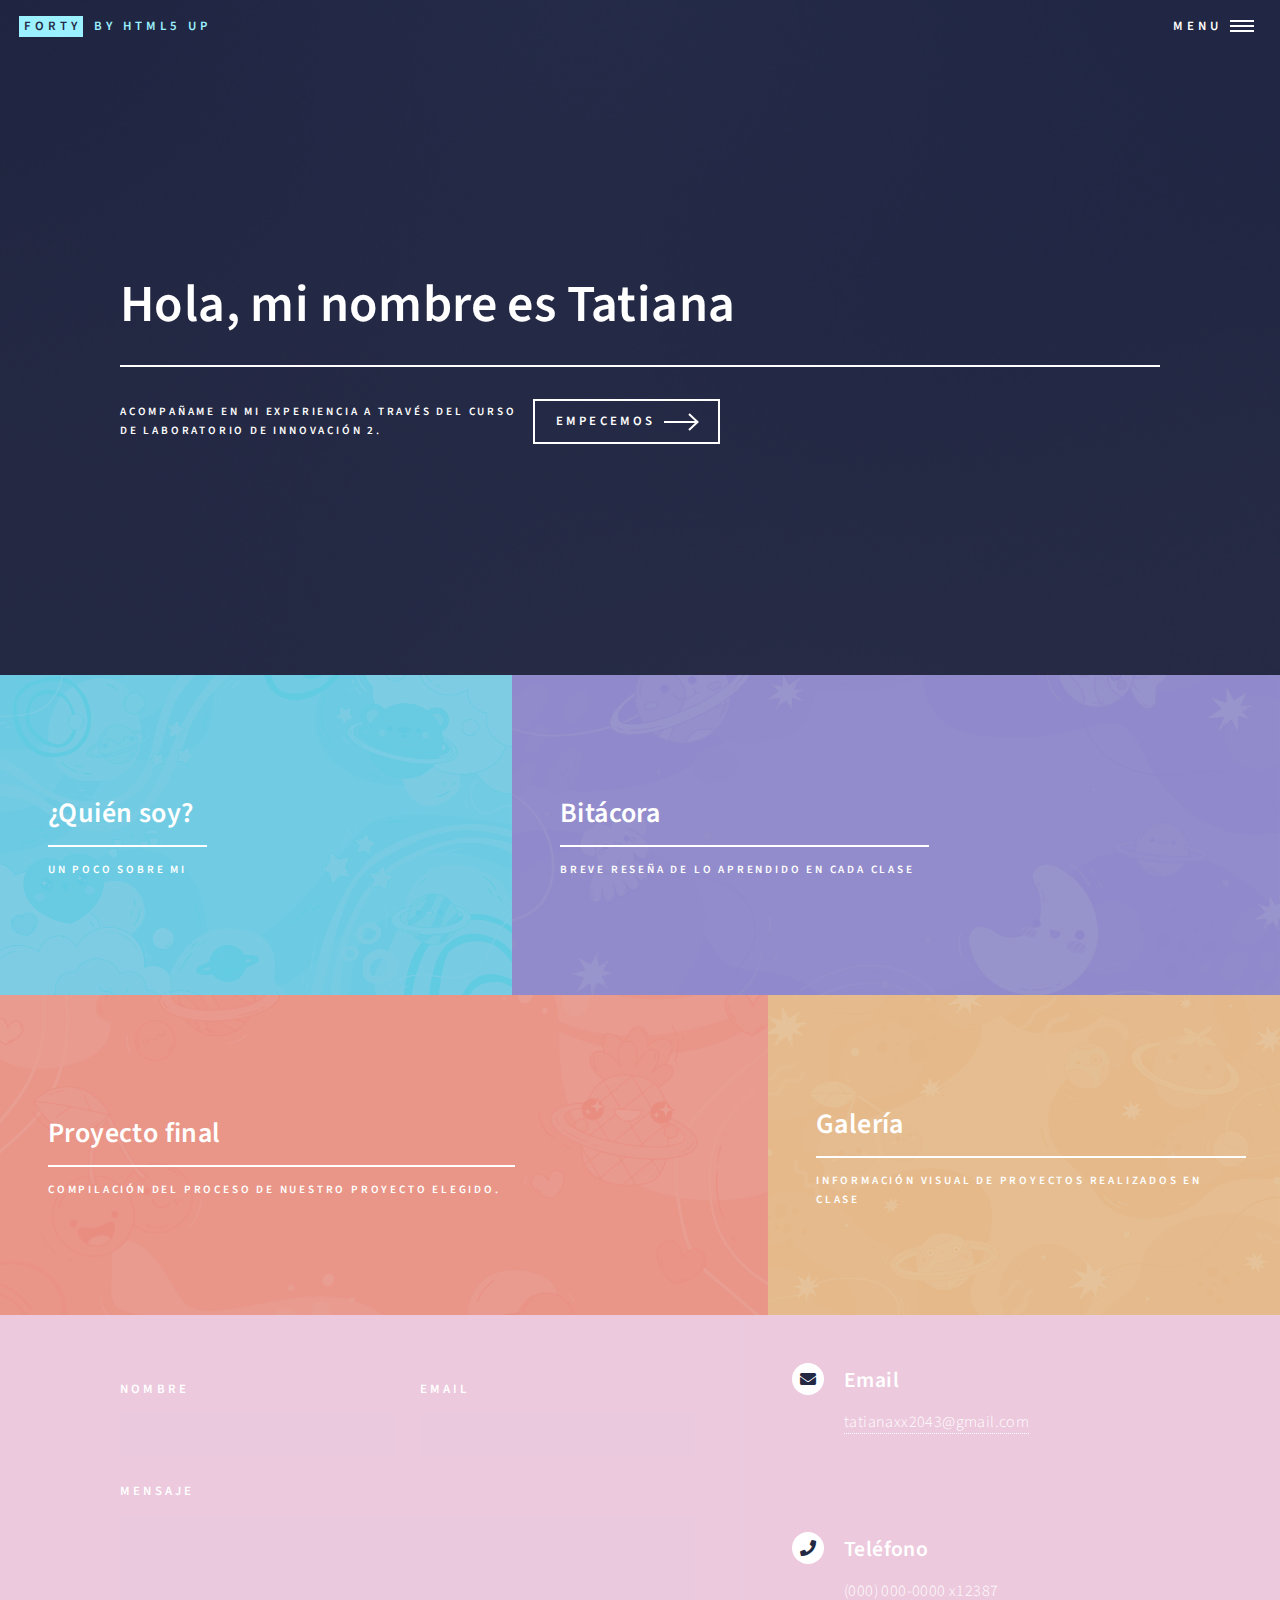
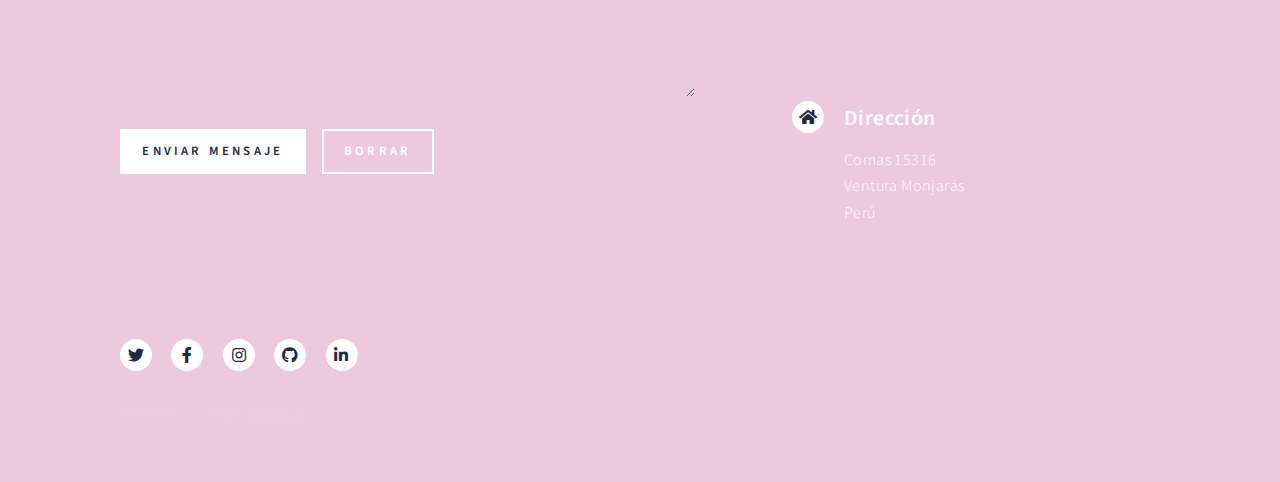
<file: index.html>
<!DOCTYPE HTML>
<!--
	LAB 2 by Tatiana uwu UP
	html5up.net | @ajlkn
	Free for personal and commercial use under the CCA 3.0 license (html5up.net/license)
-->
<html>
	<head>
		<title>LAB 2 by Tatiana uwu</title>
		<meta charset="utf-8" />
		<meta name="viewport" content="width=device-width, initial-scale=1, user-scalable=no" />
		<link rel="stylesheet" href="assets/css/main.css" />
		<noscript><link rel="stylesheet" href="assets/css/noscript.css" /></noscript>
	</head>
	<body class="is-preload">

		<!-- Wrapper -->
			<div id="wrapper">

				<!-- Header -->
					<header id="header" class="alt">
						<a href="index.html" class="logo"><strong>Forty</strong> <span>by HTML5 UP</span></a>
						<nav>
							<a href="#menu">Menu</a>
						</nav>
					</header>

				<!-- Menu -->
					<nav id="menu">
						<ul class="links">
							<li><a href="quien soy.html">¿Quién soy?</a></li>
							<li><a href="Bitácora.html">Bitácora</a></li>
							<li><a href="proyecto final.html">Proyecto final</a></li>
							<li><a href="galería.html">Galería</a></li>
						</ul>
						<ul class="actions stacked">
							<li><a href="file:///D:/bit%C3%A1cora_tatiana%20porras/template5/index.html#" class="button primary fit">Home</a></li>
							<li><a href="#" class="button fit">Log In</a></li>
						</ul>
					</nav>

				<!-- Banner -->
					<section id="banner" class="major">
						<div class="inner">
							<header class="major">
								<h1>Hola, mi nombre es Tatiana</h1>
							</header>
							<div class="content">
								<p>Acompañame en mi experiencia a través del curso<br />
								de Laboratorio de Innovación 2.</p>
								<ul class="actions">
									<li><a href="#one" class="button next scrolly">Empecemos</a></li>
								</ul>
							</div>
						</div>
					</section>

				<!-- Main -->
					<div id="main">

						<!-- One -->
							<section id="one" class="tiles">
								<article>
									<span class="image">
										<img src="images/funny1.jpg" alt="" />
									</span>
									<header class="major">
										<h3><a href="quien soy.html" class="link">¿Quién soy?</a></h3>
										<p>Un poco sobre mi</p>
									</header>
								</article>
								<article>
									<span class="image">
										<img src="images/funny2.jpg" alt="" />
									</span>
									<header class="major">
										<h3><a href="Bitácora.html" class="link">Bitácora</a></h3>
										<p>Breve reseña de lo aprendido en cada clase</p>
									</header>
								</article>
								<article>
									<span class="image">
										<img src="images/funny3.jpg" alt="" />
									</span>
									<header class="major">
										<h3><a href="proyecto final.html" class="link">Proyecto final</a></h3>
										<p>Compilación del proceso de nuestro proyecto elegido.</p>
									</header>
								</article>
								<article>
									<span class="image">
										<img src="images/funny4.jpg" alt="" />
									</span>
									<header class="major">
										<h3><a href="galería.html" class="link">Galería</a></h3>
										<p>Información visual de proyectos realizados en clase</p>
									</header>
								</article>
					</div>

				<!-- Contact -->
					<section id="contact">
						<div class="inner">
							<section>
								<form method="post" action="#">
									<div class="fields">
										<div class="field half">
											<label for="name">Nombre</label>
											<input type="text" name="name" id="name" />
										</div>
										<div class="field half">
											<label for="email">Email</label>
											<input type="text" name="email" id="email" />
										</div>
										<div class="field">
											<label for="message">Mensaje</label>
											<textarea name="message" id="message" rows="6"></textarea>
										</div>
									</div>
									<ul class="actions">
										<li><input type="submit" value="Enviar Mensaje" class="primary" /></li>
										<li><input type="reset" value="Borrar" /></li>
									</ul>
								</form>
							</section>
							<section class="split">
								<section>
									<div class="contact-method">
										<span class="icon solid alt fa-envelope"></span>
										<h3>Email</h3>
										<a href="#">tatianaxx2043@gmail.com</a>
									</div>
								</section>
								<section>
									<div class="contact-method">
										<span class="icon solid alt fa-phone"></span>
										<h3>Teléfono</h3>
										<span>(000) 000-0000 x12387</span>
									</div>
								</section>
								<section>
									<div class="contact-method">
										<span class="icon solid alt fa-home"></span>
										<h3>Dirección</h3>
										<span>Comas 15316<br />
										Ventura Monjarás<br />
										Perú</span>
									</div>
								</section>
							</section>
						</div>
					</section>

				<!-- Footer -->
					<footer id="footer">
						<div class="inner">
							<ul class="icons">
								<li><a href="https://twitter.com/Usagi_xx2043" class="icon brands alt fa-twitter"><span class="label">Twitter</span></a></li>
								<li><a href="https://www.facebook.com/tatiananicole.porrascontreras" class="icon brands alt fa-facebook-f"><span class="label">Facebook</span></a></li>
								<li><a href="https://www.instagram.com/tx_tiana/" class="icon brands alt fa-instagram"><span class="label">Instagram</span></a></li>
								<li><a href="https://github.com/Usagi2043" class="icon brands alt fa-github"><span class="label">GitHub</span></a></li>
								<li><a href="https://www.linkedin.com/in/tatiana-porras-089a4a211/" class="icon brands alt fa-linkedin-in"><span class="label">LinkedIn</span></a></li>
							</ul>
							<ul class="copyright">
								<li>&copy; Untitled</li><li>Design: <a href="https://html5up.net">HTML5 UP</a></li>
							</ul>
						</div>
					</footer>

			</div>

		<!-- Scripts -->
			<script src="assets/js/jquery.min.js"></script>
			<script src="assets/js/jquery.scrolly.min.js"></script>
			<script src="assets/js/jquery.scrollex.min.js"></script>
			<script src="assets/js/browser.min.js"></script>
			<script src="assets/js/breakpoints.min.js"></script>
			<script src="assets/js/util.js"></script>
			<script src="assets/js/main.js"></script>

	</body>
</html>
</file>
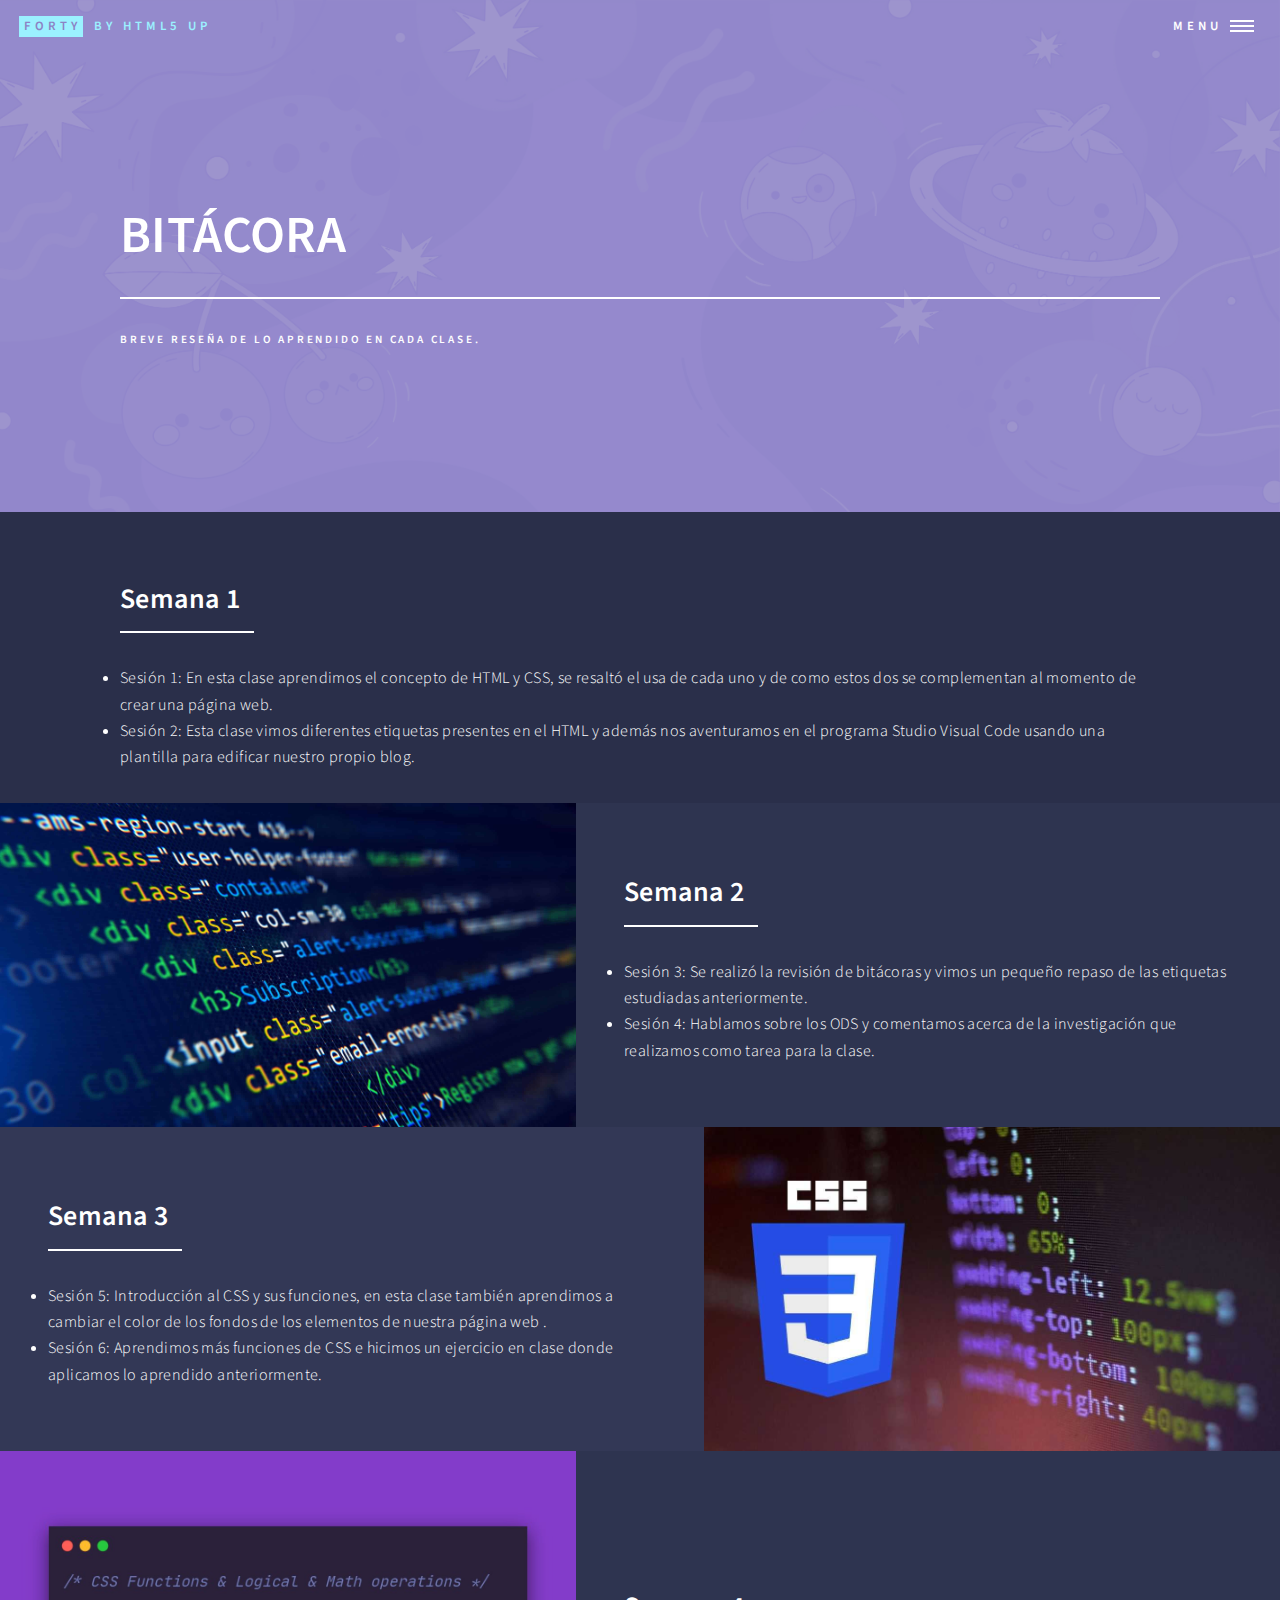
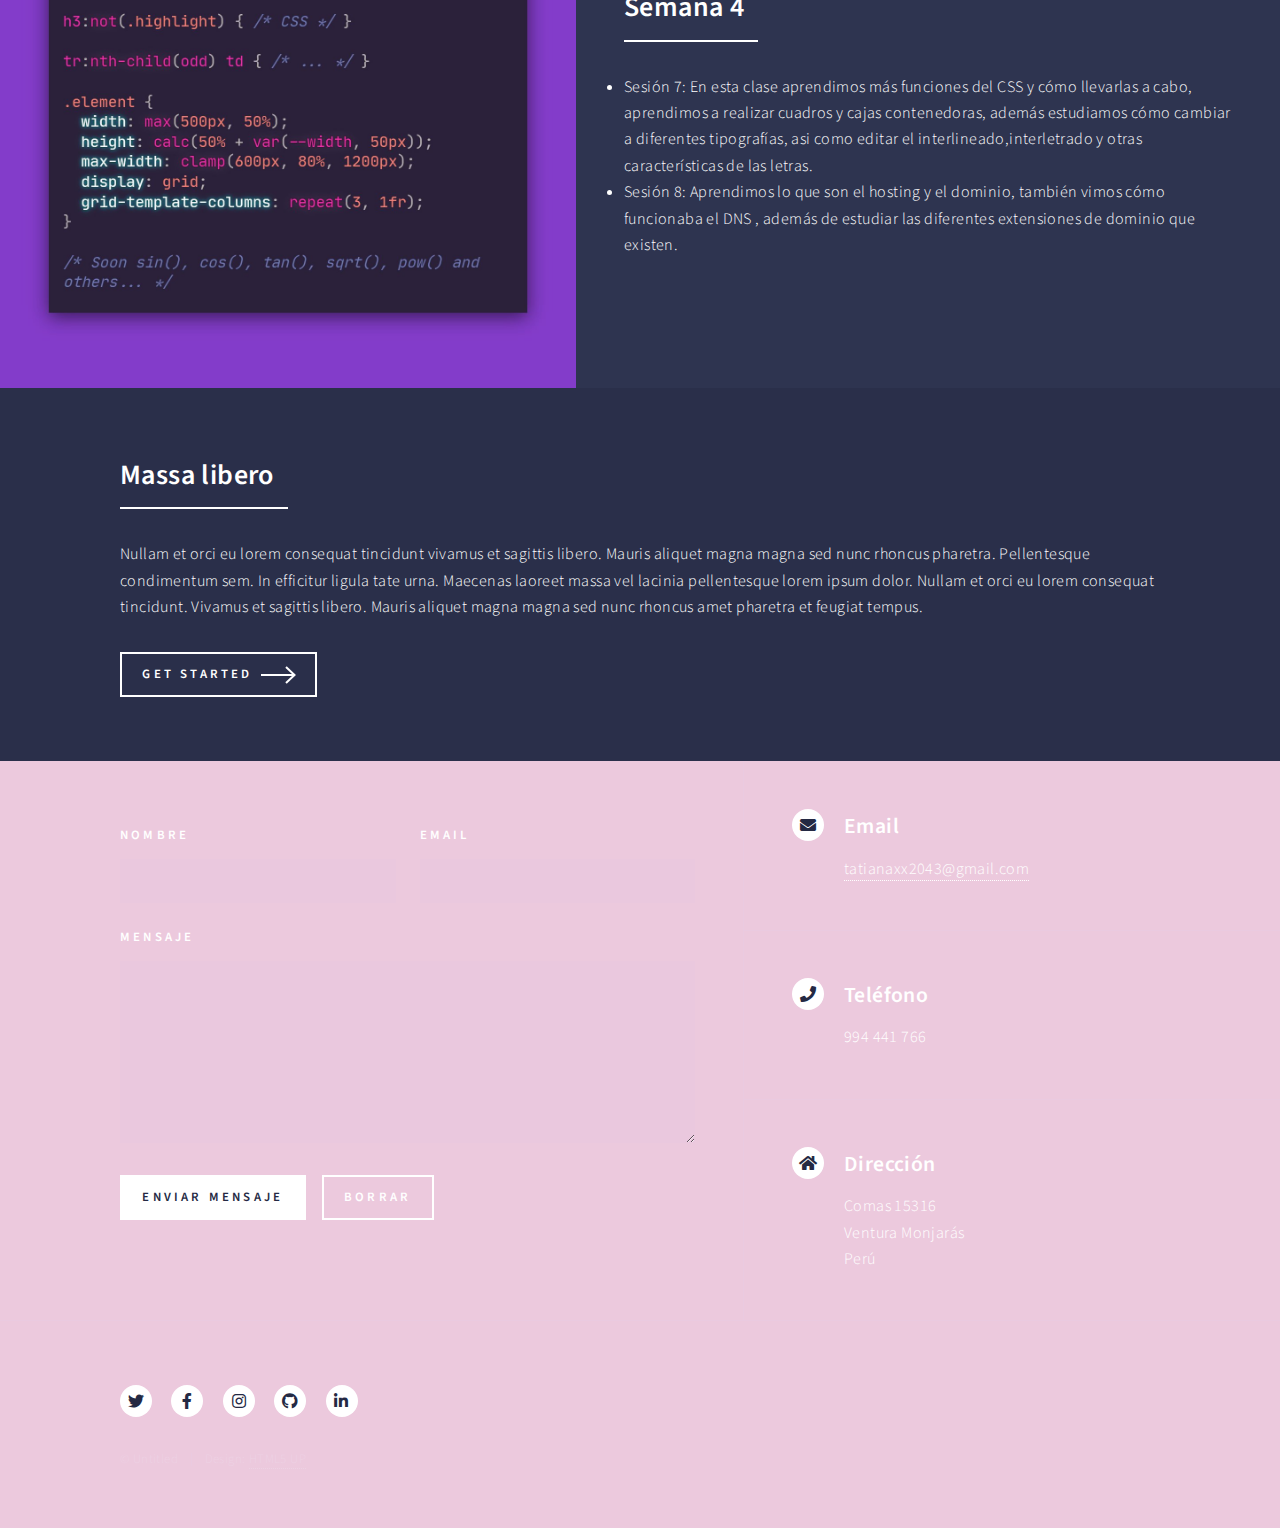
<file: Bitácora.html>
<!DOCTYPE HTML>
<!--
	Forty by HTML5 UP
	html5up.net | @ajlkn
	Free for personal and commercial use under the CCA 3.0 license (html5up.net/license)
-->
<html>
	<head>
		<title>Landing - Forty by HTML5 UP</title>
		<meta charset="utf-8" />
		<meta name="viewport" content="width=device-width, initial-scale=1, user-scalable=no" />
		<link rel="stylesheet" href="assets/css/main.css" />
		<noscript><link rel="stylesheet" href="assets/css/noscript.css" /></noscript>
	</head>
	<body class="is-preload">

		<!-- Wrapper -->
			<div id="wrapper">

				<!-- Header -->
				<!-- Note: The "styleN" class below should match that of the banner element. -->
					<header id="header" class="alt style2">
						<a href="index.html" class="logo"><strong>Forty</strong> <span>by HTML5 UP</span></a>
						<nav>
							<a href="#menu">Menu</a>
						</nav>
					</header>

				<!-- Menu -->
					<nav id="menu">
						<ul class="links">
							<li><a href="quien soy.html">¿Quién soy?</a></li>
							<li><a href="Bitácora.html">Bitácora</a></li>
							<li><a href="proyecto final.html">Proyecto final</a></li>
							<li><a href="galería.html">Galería</a></li>
						</ul>
						<ul class="actions stacked">
							<li><a href="file:///D:/bit%C3%A1cora_tatiana%20porras/template5/index.html#" class="button primary fit">Home</a></li>
							<li><a href="#" class="button fit">Log In</a></li>
						</ul>
					</nav>

				<!-- Banner -->
				<!-- Note: The "styleN" class below should match that of the header element. -->
					<section id="banner" class="style2">
						<div class="inner">
							<span class="image">
								<img src="images/imgprinc.jpg" alt="" />
							</span>
							<header class="major">
								<h1>BITÁCORA</h1>
							</header>
							<div class="content">
								<p>Breve reseña de lo 
								aprendido en cada clase.</p>
							</div>
						</div>
					</section>

				<!-- Main -->
					<div id="main">

						<!-- One -->
							<section id="one">
								<div class="inner">
									<header class="major">
										<h2>Semana 1</h2>
									</header>
									<li>Sesión 1: En esta clase aprendimos el concepto de  HTML y CSS, se resaltó el usa de cada uno y de como estos dos se complementan al momento de crear una página web.</li>
									<li>Sesión 2: Esta clase vimos diferentes etiquetas presentes en el HTML y además nos aventuramos en el programa Studio Visual Code usando una plantilla para edificar nuestro propio blog.</li>
								</div>
							</section>

						<!-- Two -->
							<section id="two" class="spotlights">
								<section>
									<a href="generic.html" class="image">
										<img src="images/img01.jpg" alt="" data-position="center center" />
									</a>
									<div class="content">
										<div class="inner">
											<header class="major">
												<h2>Semana 2</h2>
											</header>
											<li>Sesión 3: Se realizó la revisión de bitácoras y vimos un pequeño repaso de las etiquetas estudiadas anteriormente.</li> 
											<li>Sesión 4: Hablamos sobre los ODS y comentamos acerca de la investigación que realizamos como tarea para la clase. </li> 
											<br>
										</div>
									</div>
								</section>
								<section>
									<a href="generic.html" class="image">
										<img src="images/sem3foto.jpg" alt="" data-position="top center" />
									</a>
									<div class="content">
										<div class="inner">
											<header class="major">
												<h2>Semana 3</h2>
											</header>
											<li>Sesión 5: Introducción al CSS y sus funciones, en esta clase también aprendimos a cambiar el color de los fondos de los elementos de nuestra página web .</li> 
											<li>Sesión 6: Aprendimos más funciones de CSS e hicimos un ejercicio en clase donde aplicamos lo aprendido anteriormente. </li> 
											<br>
										</div>
									</div>
								</section>
								<section>
									<a href="generic.html" class="image">
										<img src="images/sem4foto.jpg" alt="" data-position="25% 25%" />
									</a>
									<div class="content">
										<div class="inner">
											<header class="major">
												<h2>Semana 4</h2>
											</header>
											<li>Sesión 7: En esta clase aprendimos más funciones del CSS y cómo llevarlas a cabo, aprendimos a realizar cuadros y cajas contenedoras, además estudiamos cómo cambiar a diferentes tipografías, asi como editar el interlineado,interletrado y otras características de las letras.</li>
											<li>Sesión 8: Aprendimos lo que son el hosting y el dominio, también vimos cómo funcionaba el DNS , además de estudiar las diferentes extensiones de dominio que existen.</li>
											<br>
										</div>
									</div>
								</section>
							</section>

						<!-- Three -->
							<section id="three">
								<div class="inner">
									<header class="major">
										<h2>Massa libero</h2>
									</header>
									<p>Nullam et orci eu lorem consequat tincidunt vivamus et sagittis libero. Mauris aliquet magna magna sed nunc rhoncus pharetra. Pellentesque condimentum sem. In efficitur ligula tate urna. Maecenas laoreet massa vel lacinia pellentesque lorem ipsum dolor. Nullam et orci eu lorem consequat tincidunt. Vivamus et sagittis libero. Mauris aliquet magna magna sed nunc rhoncus amet pharetra et feugiat tempus.</p>
									<ul class="actions">
										<li><a href="generic.html" class="button next">Get Started</a></li>
									</ul>
								</div>
							</section>

					</div>

				<!-- Contact -->
					<section id="contact">
						<div class="inner">
							<section>
								<form method="post" action="#">
									<div class="fields">
										<div class="field half">
											<label for="name">Nombre</label>
											<input type="text" name="name" id="name" />
										</div>
										<div class="field half">
											<label for="email">Email</label>
											<input type="text" name="email" id="email" />
										</div>
										<div class="field">
											<label for="message">Mensaje</label>
											<textarea name="message" id="message" rows="6"></textarea>
										</div>
									</div>
									<ul class="actions">
										<li><input type="submit" value="Enviar Mensaje" class="primary" /></li>
										<li><input type="reset" value="Borrar" /></li>
									</ul>
								</form>
							</section>
							<section class="split">
								<section>
									<div class="contact-method">
										<span class="icon solid alt fa-envelope"></span>
										<h3>Email</h3>
										<a href="#">tatianaxx2043@gmail.com</a>
									</div>
								</section>
								<section>
									<div class="contact-method">
										<span class="icon solid alt fa-phone"></span>
										<h3>Teléfono</h3>
										<span>994 441 766</span>
									</div>
								</section>
								<section>
									<div class="contact-method">
										<span class="icon solid alt fa-home"></span>
										<h3>Dirección</h3>
										<span>Comas 15316 <br />
										Ventura Monjarás<br />
										Perú</span>
									</div>
								</section>
							</section>
						</div>
					</section>

				<!-- Footer -->
					<footer id="footer">
						<div class="inner">
							<ul class="icons">
								<li><a href="https://twitter.com/Usagi_xx2043" class="icon brands alt fa-twitter"><span class="label">Twitter</span></a></li>
								<li><a href="https://www.facebook.com/tatiananicole.porrascontreras" class="icon brands alt fa-facebook-f"><span class="label">Facebook</span></a></li>
								<li><a href="https://www.instagram.com/tx_tiana/" class="icon brands alt fa-instagram"><span class="label">Instagram</span></a></li>
								<li><a href="https://github.com/Usagi2043" class="icon brands alt fa-github"><span class="label">GitHub</span></a></li>
								<li><a href="https://www.linkedin.com/in/tatiana-porras-089a4a211/" class="icon brands alt fa-linkedin-in"><span class="label">LinkedIn</span></a></li>
							</ul>
							<ul class="copyright">
								<li>&copy; Untitled</li><li>Design: <a href="https://html5up.net">HTML5 UP</a></li>
							</ul>
						</div>
					</footer>

			</div>

		<!-- Scripts -->
			<script src="assets/js/jquery.min.js"></script>
			<script src="assets/js/jquery.scrolly.min.js"></script>
			<script src="assets/js/jquery.scrollex.min.js"></script>
			<script src="assets/js/browser.min.js"></script>
			<script src="assets/js/breakpoints.min.js"></script>
			<script src="assets/js/util.js"></script>
			<script src="assets/js/main.js"></script>

	</body>
</html>
</file>
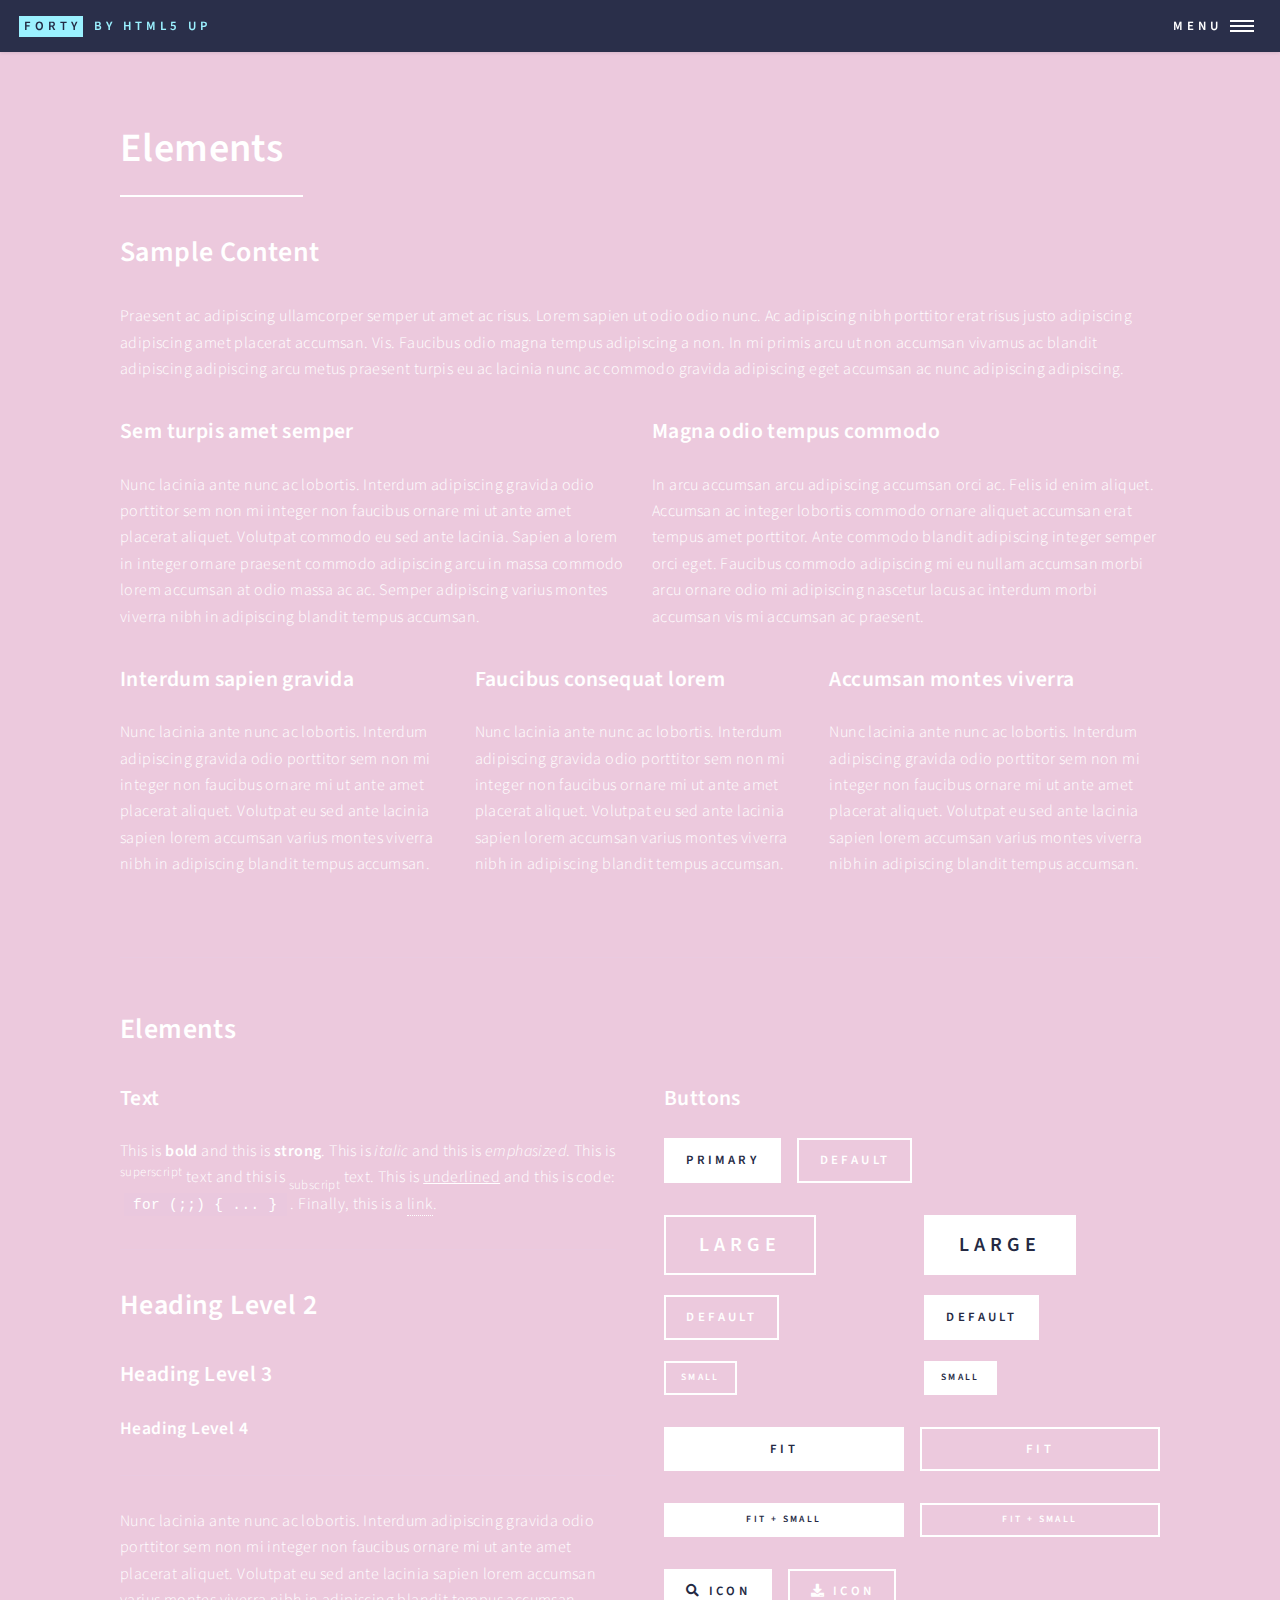
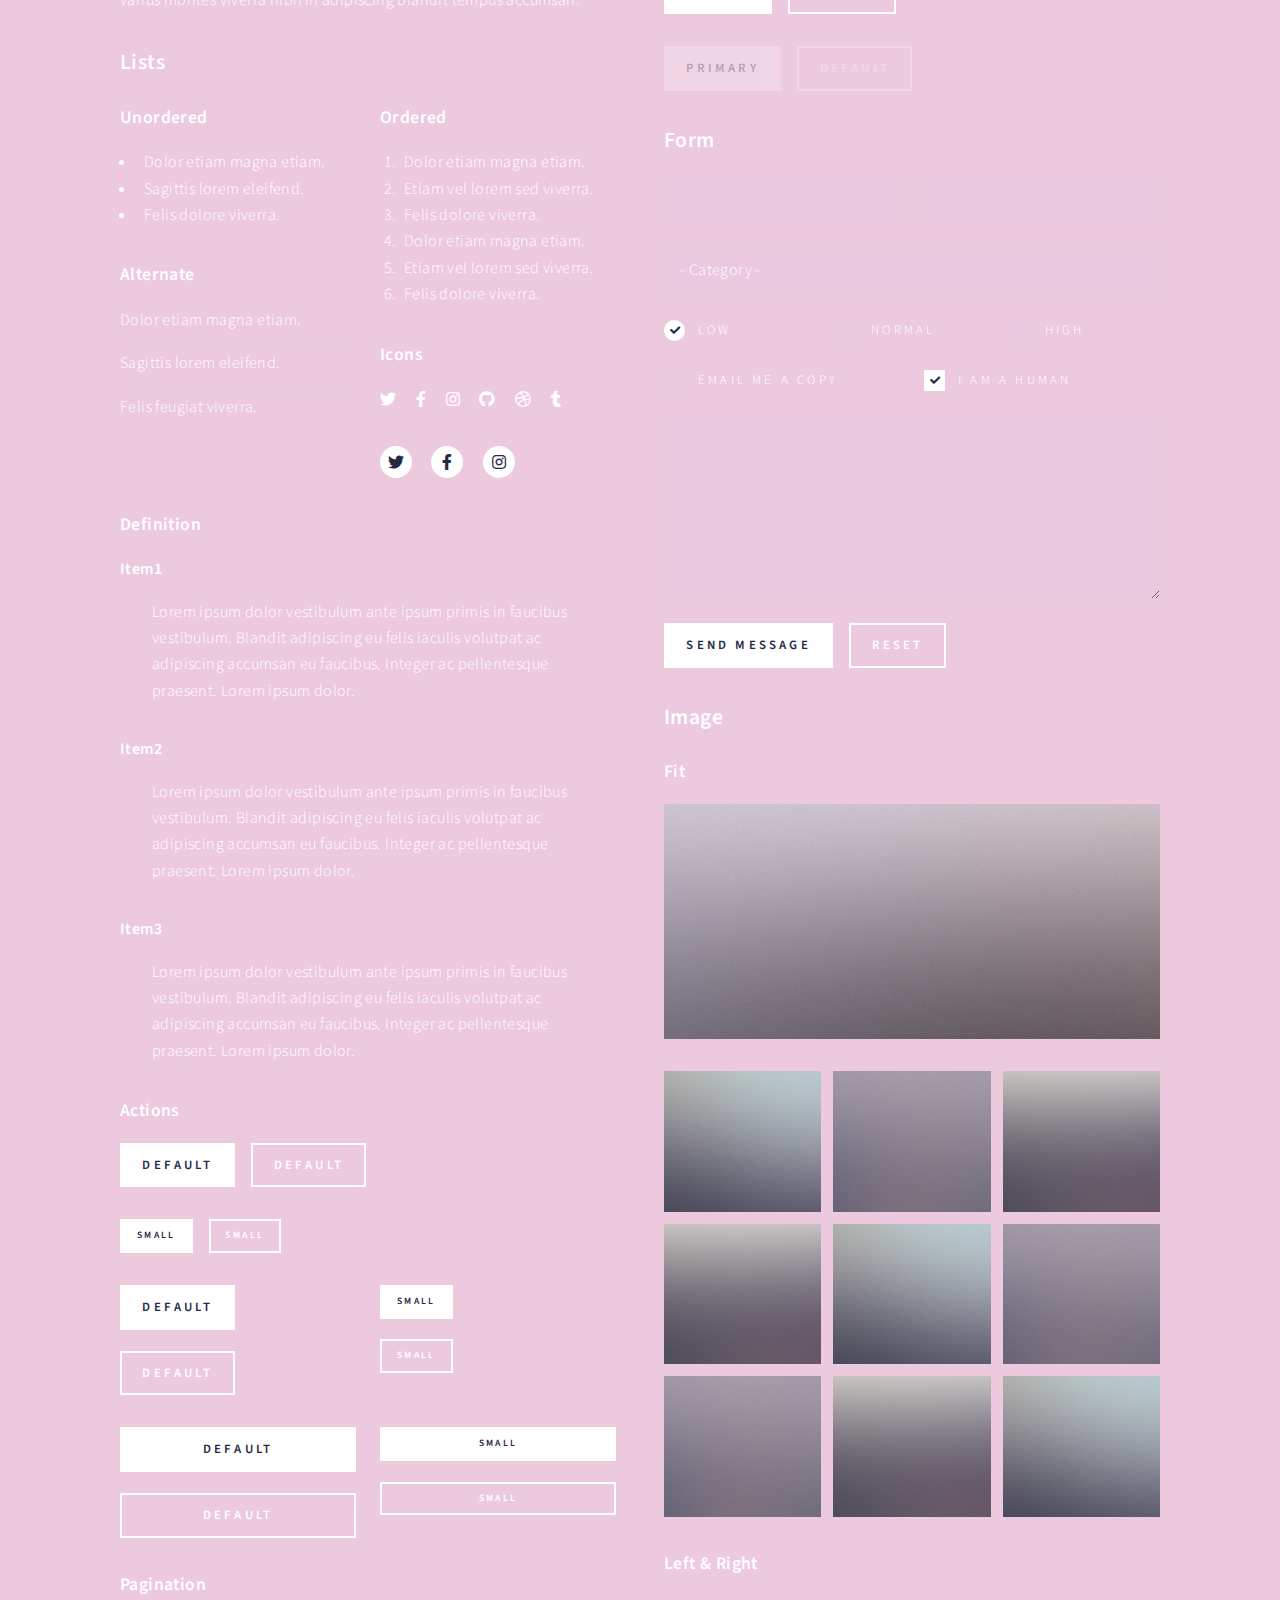
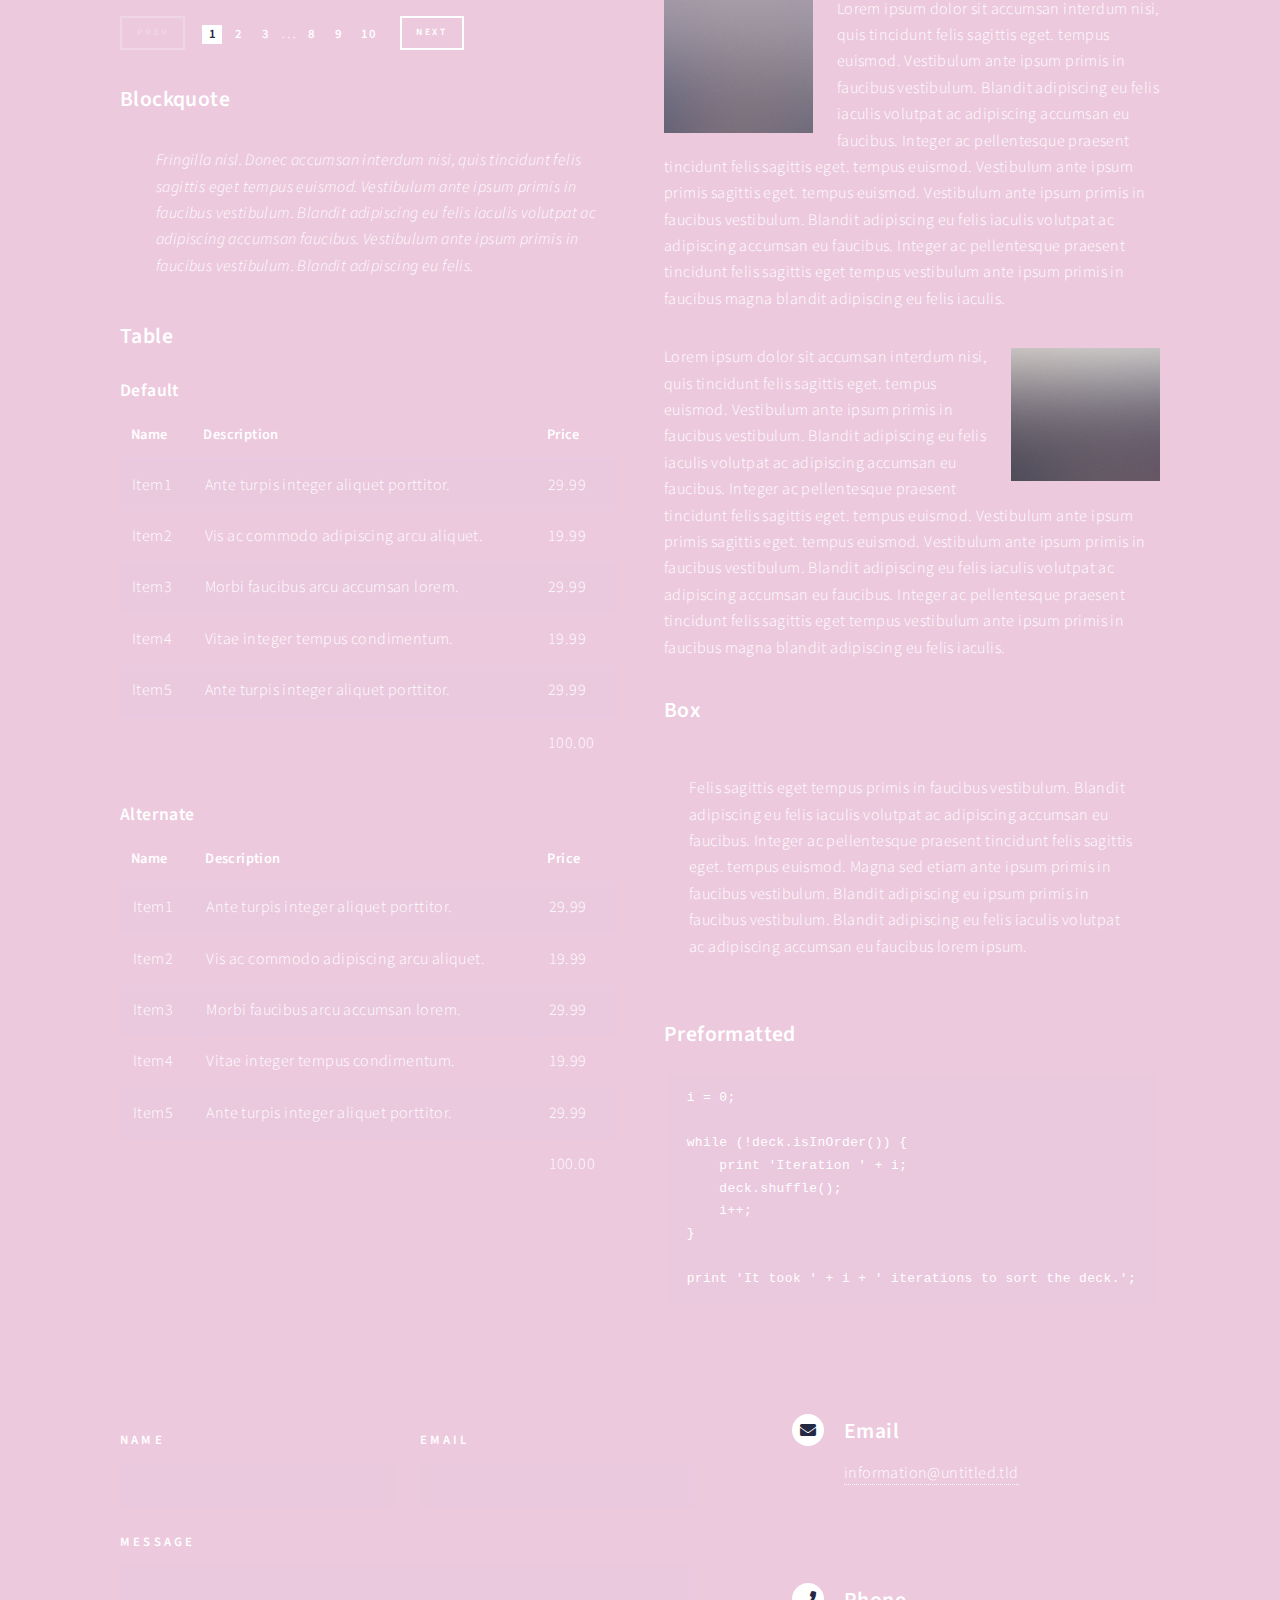
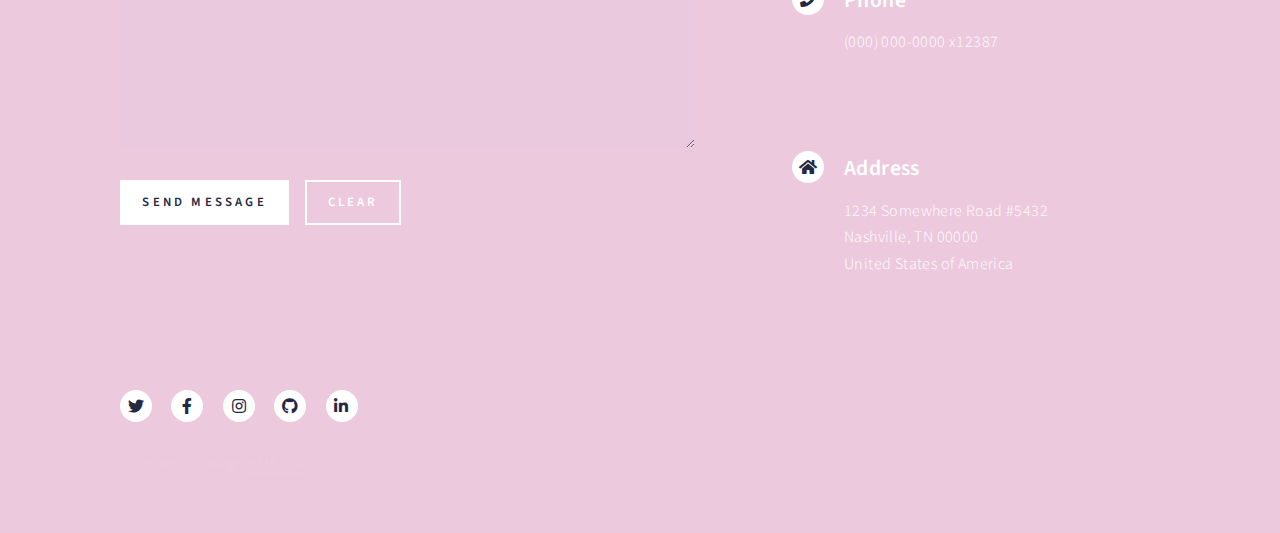
<file: elements.html>
<!DOCTYPE HTML>
<!--
	Forty by HTML5 UP
	html5up.net | @ajlkn
	Free for personal and commercial use under the CCA 3.0 license (html5up.net/license)
-->
<html>
	<head>
		<title>Elements - Forty by HTML5 UP</title>
		<meta charset="utf-8" />
		<meta name="viewport" content="width=device-width, initial-scale=1, user-scalable=no" />
		<link rel="stylesheet" href="assets/css/main.css" />
		<noscript><link rel="stylesheet" href="assets/css/noscript.css" /></noscript>
	</head>
	<body class="is-preload">

		<!-- Wrapper -->
			<div id="wrapper">

				<!-- Header -->
					<header id="header">
						<a href="index.html" class="logo"><strong>Forty</strong> <span>by HTML5 UP</span></a>
						<nav>
							<a href="#menu">Menu</a>
						</nav>
					</header>

				<!-- Menu -->
					<nav id="menu">
						<ul class="links">
							<li><a href="quien soy.html">¿Quién soy?</a></li>
							<li><a href="Bitácora.html">Bitácora</a></li>
							<li><a href="proyecto finar.html">Proyecto final</a></li>
							<li><a href="galería.html">Galería</a></li>
						</ul>
						<ul class="actions stacked">
							<li><a href="#" class="button primary fit">Get Started</a></li>
							<li><a href="#" class="button fit">Log In</a></li>
						</ul>
					</nav>

				<!-- Main -->
					<div id="main" class="alt">

						<!-- One -->
							<section id="one">
								<div class="inner">
									<header class="major">
										<h1>Elements</h1>
									</header>

									<!-- Content -->
										<h2 id="content">Sample Content</h2>
										<p>Praesent ac adipiscing ullamcorper semper ut amet ac risus. Lorem sapien ut odio odio nunc. Ac adipiscing nibh porttitor erat risus justo adipiscing adipiscing amet placerat accumsan. Vis. Faucibus odio magna tempus adipiscing a non. In mi primis arcu ut non accumsan vivamus ac blandit adipiscing adipiscing arcu metus praesent turpis eu ac lacinia nunc ac commodo gravida adipiscing eget accumsan ac nunc adipiscing adipiscing.</p>
										<div class="row">
											<div class="col-6 col-12-small">
												<h3>Sem turpis amet semper</h3>
												<p>Nunc lacinia ante nunc ac lobortis. Interdum adipiscing gravida odio porttitor sem non mi integer non faucibus ornare mi ut ante amet placerat aliquet. Volutpat commodo eu sed ante lacinia. Sapien a lorem in integer ornare praesent commodo adipiscing arcu in massa commodo lorem accumsan at odio massa ac ac. Semper adipiscing varius montes viverra nibh in adipiscing blandit tempus accumsan.</p>
											</div>
											<div class="col-6 col-12-small">
												<h3>Magna odio tempus commodo</h3>
												<p>In arcu accumsan arcu adipiscing accumsan orci ac. Felis id enim aliquet. Accumsan ac integer lobortis commodo ornare aliquet accumsan erat tempus amet porttitor. Ante commodo blandit adipiscing integer semper orci eget. Faucibus commodo adipiscing mi eu nullam accumsan morbi arcu ornare odio mi adipiscing nascetur lacus ac interdum morbi accumsan vis mi accumsan ac praesent.</p>
											</div>
											<!-- Break -->
											<div class="col-4 col-12-medium">
												<h3>Interdum sapien gravida</h3>
												<p>Nunc lacinia ante nunc ac lobortis. Interdum adipiscing gravida odio porttitor sem non mi integer non faucibus ornare mi ut ante amet placerat aliquet. Volutpat eu sed ante lacinia sapien lorem accumsan varius montes viverra nibh in adipiscing blandit tempus accumsan.</p>
											</div>
											<div class="col-4 col-12-medium">
												<h3>Faucibus consequat lorem</h3>
												<p>Nunc lacinia ante nunc ac lobortis. Interdum adipiscing gravida odio porttitor sem non mi integer non faucibus ornare mi ut ante amet placerat aliquet. Volutpat eu sed ante lacinia sapien lorem accumsan varius montes viverra nibh in adipiscing blandit tempus accumsan.</p>
											</div>
											<div class="col-4 col-12-medium">
												<h3>Accumsan montes viverra</h3>
												<p>Nunc lacinia ante nunc ac lobortis. Interdum adipiscing gravida odio porttitor sem non mi integer non faucibus ornare mi ut ante amet placerat aliquet. Volutpat eu sed ante lacinia sapien lorem accumsan varius montes viverra nibh in adipiscing blandit tempus accumsan.</p>
											</div>
										</div>

									<hr class="major" />

									<!-- Elements -->
										<h2 id="elements">Elements</h2>
										<div class="row gtr-200">
											<div class="col-6 col-12-medium">

												<!-- Text stuff -->
													<h3>Text</h3>
													<p>This is <b>bold</b> and this is <strong>strong</strong>. This is <i>italic</i> and this is <em>emphasized</em>.
													This is <sup>superscript</sup> text and this is <sub>subscript</sub> text.
													This is <u>underlined</u> and this is code: <code>for (;;) { ... }</code>.
													Finally, this is a <a href="#">link</a>.</p>
													<hr />
													<h2>Heading Level 2</h2>
													<h3>Heading Level 3</h3>
													<h4>Heading Level 4</h4>
													<hr />
													<p>Nunc lacinia ante nunc ac lobortis. Interdum adipiscing gravida odio porttitor sem non mi integer non faucibus ornare mi ut ante amet placerat aliquet. Volutpat eu sed ante lacinia sapien lorem accumsan varius montes viverra nibh in adipiscing blandit tempus accumsan.</p>

												<!-- Lists -->
													<h3>Lists</h3>
													<div class="row">
														<div class="col-6 col-12-small">

															<h4>Unordered</h4>
															<ul>
																<li>Dolor etiam magna etiam.</li>
																<li>Sagittis lorem eleifend.</li>
																<li>Felis dolore viverra.</li>
															</ul>

															<h4>Alternate</h4>
															<ul class="alt">
																<li>Dolor etiam magna etiam.</li>
																<li>Sagittis lorem eleifend.</li>
																<li>Felis feugiat viverra.</li>
															</ul>

														</div>
														<div class="col-6 col-12-small">

															<h4>Ordered</h4>
															<ol>
																<li>Dolor etiam magna etiam.</li>
																<li>Etiam vel lorem sed viverra.</li>
																<li>Felis dolore viverra.</li>
																<li>Dolor etiam magna etiam.</li>
																<li>Etiam vel lorem sed viverra.</li>
																<li>Felis dolore viverra.</li>
															</ol>

															<h4>Icons</h4>
															<ul class="icons">
																<li><a href="#" class="icon brands fa-twitter"><span class="label">Twitter</span></a></li>
																<li><a href="#" class="icon brands fa-facebook-f"><span class="label">Facebook</span></a></li>
																<li><a href="#" class="icon brands fa-instagram"><span class="label">Instagram</span></a></li>
																<li><a href="#" class="icon brands fa-github"><span class="label">Github</span></a></li>
																<li><a href="#" class="icon brands fa-dribbble"><span class="label">Dribbble</span></a></li>
																<li><a href="#" class="icon brands fa-tumblr"><span class="label">Tumblr</span></a></li>
															</ul>
															<ul class="icons">
																<li><a href="#" class="icon brands alt fa-twitter"><span class="label">Twitter</span></a></li>
																<li><a href="#" class="icon brands alt fa-facebook-f"><span class="label">Facebook</span></a></li>
																<li><a href="#" class="icon brands alt fa-instagram"><span class="label">Instagram</span></a></li>
															</ul>

														</div>
													</div>
													<h4>Definition</h4>
													<dl>
														<dt>Item1</dt>
														<dd>
															<p>Lorem ipsum dolor vestibulum ante ipsum primis in faucibus vestibulum. Blandit adipiscing eu felis iaculis volutpat ac adipiscing accumsan eu faucibus. Integer ac pellentesque praesent. Lorem ipsum dolor.</p>
														</dd>
														<dt>Item2</dt>
														<dd>
															<p>Lorem ipsum dolor vestibulum ante ipsum primis in faucibus vestibulum. Blandit adipiscing eu felis iaculis volutpat ac adipiscing accumsan eu faucibus. Integer ac pellentesque praesent. Lorem ipsum dolor.</p>
														</dd>
														<dt>Item3</dt>
														<dd>
															<p>Lorem ipsum dolor vestibulum ante ipsum primis in faucibus vestibulum. Blandit adipiscing eu felis iaculis volutpat ac adipiscing accumsan eu faucibus. Integer ac pellentesque praesent. Lorem ipsum dolor.</p>
														</dd>
													</dl>

													<h4>Actions</h4>
													<ul class="actions">
														<li><a href="#" class="button primary">Default</a></li>
														<li><a href="#" class="button">Default</a></li>
													</ul>
													<ul class="actions small">
														<li><a href="#" class="button primary small">Small</a></li>
														<li><a href="#" class="button small">Small</a></li>
													</ul>
													<div class="row">
														<div class="col-6 col-12-small">
															<ul class="actions stacked">
																<li><a href="#" class="button primary">Default</a></li>
																<li><a href="#" class="button">Default</a></li>
															</ul>
														</div>
														<div class="col-6 col-12-small">
															<ul class="actions stacked">
																<li><a href="#" class="button primary small">Small</a></li>
																<li><a href="#" class="button small">Small</a></li>
															</ul>
														</div>
														<div class="col-6 col-12-small">
															<ul class="actions stacked">
																<li><a href="#" class="button primary fit">Default</a></li>
																<li><a href="#" class="button fit">Default</a></li>
															</ul>
														</div>
														<div class="col-6 col-12-small">
															<ul class="actions stacked">
																<li><a href="#" class="button primary small fit">Small</a></li>
																<li><a href="#" class="button small fit">Small</a></li>
															</ul>
														</div>
													</div>

													<h4>Pagination</h4>
													<ul class="pagination">
														<li><span class="button small disabled">Prev</span></li>
														<li><a href="#" class="page active">1</a></li>
														<li><a href="#" class="page">2</a></li>
														<li><a href="#" class="page">3</a></li>
														<li><span>&hellip;</span></li>
														<li><a href="#" class="page">8</a></li>
														<li><a href="#" class="page">9</a></li>
														<li><a href="#" class="page">10</a></li>
														<li><a href="#" class="button small">Next</a></li>
													</ul>

												<!-- Blockquote -->
													<h3>Blockquote</h3>
													<blockquote>Fringilla nisl. Donec accumsan interdum nisi, quis tincidunt felis sagittis eget tempus euismod. Vestibulum ante ipsum primis in faucibus vestibulum. Blandit adipiscing eu felis iaculis volutpat ac adipiscing accumsan faucibus. Vestibulum ante ipsum primis in faucibus vestibulum. Blandit adipiscing eu felis.</blockquote>

												<!-- Table -->
													<h3>Table</h3>

													<h4>Default</h4>
													<div class="table-wrapper">
														<table>
															<thead>
																<tr>
																	<th>Name</th>
																	<th>Description</th>
																	<th>Price</th>
																</tr>
															</thead>
															<tbody>
																<tr>
																	<td>Item1</td>
																	<td>Ante turpis integer aliquet porttitor.</td>
																	<td>29.99</td>
																</tr>
																<tr>
																	<td>Item2</td>
																	<td>Vis ac commodo adipiscing arcu aliquet.</td>
																	<td>19.99</td>
																</tr>
																<tr>
																	<td>Item3</td>
																	<td> Morbi faucibus arcu accumsan lorem.</td>
																	<td>29.99</td>
																</tr>
																<tr>
																	<td>Item4</td>
																	<td>Vitae integer tempus condimentum.</td>
																	<td>19.99</td>
																</tr>
																<tr>
																	<td>Item5</td>
																	<td>Ante turpis integer aliquet porttitor.</td>
																	<td>29.99</td>
																</tr>
															</tbody>
															<tfoot>
																<tr>
																	<td colspan="2"></td>
																	<td>100.00</td>
																</tr>
															</tfoot>
														</table>
													</div>

													<h4>Alternate</h4>
													<div class="table-wrapper">
														<table class="alt">
															<thead>
																<tr>
																	<th>Name</th>
																	<th>Description</th>
																	<th>Price</th>
																</tr>
															</thead>
															<tbody>
																<tr>
																	<td>Item1</td>
																	<td>Ante turpis integer aliquet porttitor.</td>
																	<td>29.99</td>
																</tr>
																<tr>
																	<td>Item2</td>
																	<td>Vis ac commodo adipiscing arcu aliquet.</td>
																	<td>19.99</td>
																</tr>
																<tr>
																	<td>Item3</td>
																	<td> Morbi faucibus arcu accumsan lorem.</td>
																	<td>29.99</td>
																</tr>
																<tr>
																	<td>Item4</td>
																	<td>Vitae integer tempus condimentum.</td>
																	<td>19.99</td>
																</tr>
																<tr>
																	<td>Item5</td>
																	<td>Ante turpis integer aliquet porttitor.</td>
																	<td>29.99</td>
																</tr>
															</tbody>
															<tfoot>
																<tr>
																	<td colspan="2"></td>
																	<td>100.00</td>
																</tr>
															</tfoot>
														</table>
													</div>

											</div>
											<div class="col-6 col-12-medium">

												<!-- Buttons -->
													<h3>Buttons</h3>
													<ul class="actions">
														<li><a href="#" class="button primary">Primary</a></li>
														<li><a href="#" class="button">Default</a></li>
													</ul>
													<div class="row">
														<div class="col-6 col-12-xsmall">
															<ul class="actions stacked">
																<li><a href="#" class="button large">Large</a></li>
																<li><a href="#" class="button">Default</a></li>
																<li><a href="#" class="button small">Small</a></li>
															</ul>
														</div>
														<div class="col-6 col-12-xsmall">
															<ul class="actions stacked">
																<li><a href="#" class="button primary large">Large</a></li>
																<li><a href="#" class="button primary">Default</a></li>
																<li><a href="#" class="button primary small">Small</a></li>
															</ul>
														</div>
													</div>
													<ul class="actions fit">
														<li><a href="#" class="button primary fit">Fit</a></li>
														<li><a href="#" class="button fit">Fit</a></li>
													</ul>
													<ul class="actions fit small">
														<li><a href="#" class="button primary fit small">Fit + Small</a></li>
														<li><a href="#" class="button fit small">Fit + Small</a></li>
													</ul>
													<ul class="actions">
														<li><a href="#" class="button primary icon solid fa-search">Icon</a></li>
														<li><a href="#" class="button icon solid fa-download">Icon</a></li>
													</ul>
													<ul class="actions">
														<li><span class="button primary disabled">Primary</span></li>
														<li><span class="button disabled">Default</span></li>
													</ul>

												<!-- Form -->
													<h3>Form</h3>

													<form method="post" action="#">
														<div class="row gtr-uniform">
															<div class="col-6 col-12-xsmall">
																<input type="text" name="demo-name" id="demo-name" value="" placeholder="Name" />
															</div>
															<div class="col-6 col-12-xsmall">
																<input type="email" name="demo-email" id="demo-email" value="" placeholder="Email" />
															</div>
															<!-- Break -->
															<div class="col-12">
																<select name="demo-category" id="demo-category">
																	<option value="">- Category -</option>
																	<option value="1">Manufacturing</option>
																	<option value="1">Shipping</option>
																	<option value="1">Administration</option>
																	<option value="1">Human Resources</option>
																</select>
															</div>
															<!-- Break -->
															<div class="col-4 col-12-small">
																<input type="radio" id="demo-priority-low" name="demo-priority" checked>
																<label for="demo-priority-low">Low</label>
															</div>
															<div class="col-4 col-12-small">
																<input type="radio" id="demo-priority-normal" name="demo-priority">
																<label for="demo-priority-normal">Normal</label>
															</div>
															<div class="col-4 col-12-small">
																<input type="radio" id="demo-priority-high" name="demo-priority">
																<label for="demo-priority-high">High</label>
															</div>
															<!-- Break -->
															<div class="col-6 col-12-small">
																<input type="checkbox" id="demo-copy" name="demo-copy">
																<label for="demo-copy">Email me a copy</label>
															</div>
															<div class="col-6 col-12-small">
																<input type="checkbox" id="demo-human" name="demo-human" checked>
																<label for="demo-human">I am a human</label>
															</div>
															<!-- Break -->
															<div class="col-12">
																<textarea name="demo-message" id="demo-message" placeholder="Enter your message" rows="6"></textarea>
															</div>
															<!-- Break -->
															<div class="col-12">
																<ul class="actions">
																	<li><input type="submit" value="Send Message" class="primary" /></li>
																	<li><input type="reset" value="Reset" /></li>
																</ul>
															</div>
														</div>
													</form>

												<!-- Image -->
													<h3>Image</h3>

													<h4>Fit</h4>
													<span class="image fit"><img src="images/pic03.jpg" alt="" /></span>
													<div class="box alt">
														<div class="row gtr-50 gtr-uniform">
															<div class="col-4"><span class="image fit"><img src="images/pic08.jpg" alt="" /></span></div>
															<div class="col-4"><span class="image fit"><img src="images/pic09.jpg" alt="" /></span></div>
															<div class="col-4"><span class="image fit"><img src="images/pic10.jpg" alt="" /></span></div>
															<!-- Break -->
															<div class="col-4"><span class="image fit"><img src="images/pic10.jpg" alt="" /></span></div>
															<div class="col-4"><span class="image fit"><img src="images/pic08.jpg" alt="" /></span></div>
															<div class="col-4"><span class="image fit"><img src="images/pic09.jpg" alt="" /></span></div>
															<!-- Break -->
															<div class="col-4"><span class="image fit"><img src="images/pic09.jpg" alt="" /></span></div>
															<div class="col-4"><span class="image fit"><img src="images/pic10.jpg" alt="" /></span></div>
															<div class="col-4"><span class="image fit"><img src="images/pic08.jpg" alt="" /></span></div>
														</div>
													</div>

													<h4>Left &amp; Right</h4>
													<p><span class="image left"><img src="images/pic09.jpg" alt="" /></span>Lorem ipsum dolor sit accumsan interdum nisi, quis tincidunt felis sagittis eget. tempus euismod. Vestibulum ante ipsum primis in faucibus vestibulum. Blandit adipiscing eu felis iaculis volutpat ac adipiscing accumsan eu faucibus. Integer ac pellentesque praesent tincidunt felis sagittis eget. tempus euismod. Vestibulum ante ipsum primis sagittis eget. tempus euismod. Vestibulum ante ipsum primis in faucibus vestibulum. Blandit adipiscing eu felis iaculis volutpat ac adipiscing accumsan eu faucibus. Integer ac pellentesque praesent tincidunt felis sagittis eget tempus vestibulum ante ipsum primis in faucibus magna blandit adipiscing eu felis iaculis.</p>
													<p><span class="image right"><img src="images/pic10.jpg" alt="" /></span>Lorem ipsum dolor sit accumsan interdum nisi, quis tincidunt felis sagittis eget. tempus euismod. Vestibulum ante ipsum primis in faucibus vestibulum. Blandit adipiscing eu felis iaculis volutpat ac adipiscing accumsan eu faucibus. Integer ac pellentesque praesent tincidunt felis sagittis eget. tempus euismod. Vestibulum ante ipsum primis sagittis eget. tempus euismod. Vestibulum ante ipsum primis in faucibus vestibulum. Blandit adipiscing eu felis iaculis volutpat ac adipiscing accumsan eu faucibus. Integer ac pellentesque praesent tincidunt felis sagittis eget tempus vestibulum ante ipsum primis in faucibus magna blandit adipiscing eu felis iaculis.</p>

												<!-- Box -->
													<h3>Box</h3>
													<div class="box">
														<p>Felis sagittis eget tempus primis in faucibus vestibulum. Blandit adipiscing eu felis iaculis volutpat ac adipiscing accumsan eu faucibus. Integer ac pellentesque praesent tincidunt felis sagittis eget. tempus euismod. Magna sed etiam ante ipsum primis in faucibus vestibulum. Blandit adipiscing eu ipsum primis in faucibus vestibulum. Blandit adipiscing eu felis iaculis volutpat ac adipiscing accumsan eu faucibus lorem ipsum.</p>
													</div>

												<!-- Preformatted Code -->
													<h3>Preformatted</h3>
													<pre><code>i = 0;

while (!deck.isInOrder()) {
    print 'Iteration ' + i;
    deck.shuffle();
    i++;
}

print 'It took ' + i + ' iterations to sort the deck.';
</code></pre>

											</div>
										</div>

								</div>
							</section>

					</div>

				<!-- Contact -->
					<section id="contact">
						<div class="inner">
							<section>
								<form method="post" action="#">
									<div class="fields">
										<div class="field half">
											<label for="name">Name</label>
											<input type="text" name="name" id="name" />
										</div>
										<div class="field half">
											<label for="email">Email</label>
											<input type="text" name="email" id="email" />
										</div>
										<div class="field">
											<label for="message">Message</label>
											<textarea name="message" id="message" rows="6"></textarea>
										</div>
									</div>
									<ul class="actions">
										<li><input type="submit" value="Send Message" class="primary" /></li>
										<li><input type="reset" value="Clear" /></li>
									</ul>
								</form>
							</section>
							<section class="split">
								<section>
									<div class="contact-method">
										<span class="icon solid alt fa-envelope"></span>
										<h3>Email</h3>
										<a href="#">information@untitled.tld</a>
									</div>
								</section>
								<section>
									<div class="contact-method">
										<span class="icon solid alt fa-phone"></span>
										<h3>Phone</h3>
										<span>(000) 000-0000 x12387</span>
									</div>
								</section>
								<section>
									<div class="contact-method">
										<span class="icon solid alt fa-home"></span>
										<h3>Address</h3>
										<span>1234 Somewhere Road #5432<br />
										Nashville, TN 00000<br />
										United States of America</span>
									</div>
								</section>
							</section>
						</div>
					</section>

				<!-- Footer -->
					<footer id="footer">
						<div class="inner">
							<ul class="icons">
								<li><a href="#" class="icon brands alt fa-twitter"><span class="label">Twitter</span></a></li>
								<li><a href="#" class="icon brands alt fa-facebook-f"><span class="label">Facebook</span></a></li>
								<li><a href="#" class="icon brands alt fa-instagram"><span class="label">Instagram</span></a></li>
								<li><a href="#" class="icon brands alt fa-github"><span class="label">GitHub</span></a></li>
								<li><a href="#" class="icon brands alt fa-linkedin-in"><span class="label">LinkedIn</span></a></li>
							</ul>
							<ul class="copyright">
								<li>&copy; Untitled</li><li>Design: <a href="https://html5up.net">HTML5 UP</a></li>
							</ul>
						</div>
					</footer>

			</div>

		<!-- Scripts -->
			<script src="assets/js/jquery.min.js"></script>
			<script src="assets/js/jquery.scrolly.min.js"></script>
			<script src="assets/js/jquery.scrollex.min.js"></script>
			<script src="assets/js/browser.min.js"></script>
			<script src="assets/js/breakpoints.min.js"></script>
			<script src="assets/js/util.js"></script>
			<script src="assets/js/main.js"></script>

	</body>
</html>
</file>
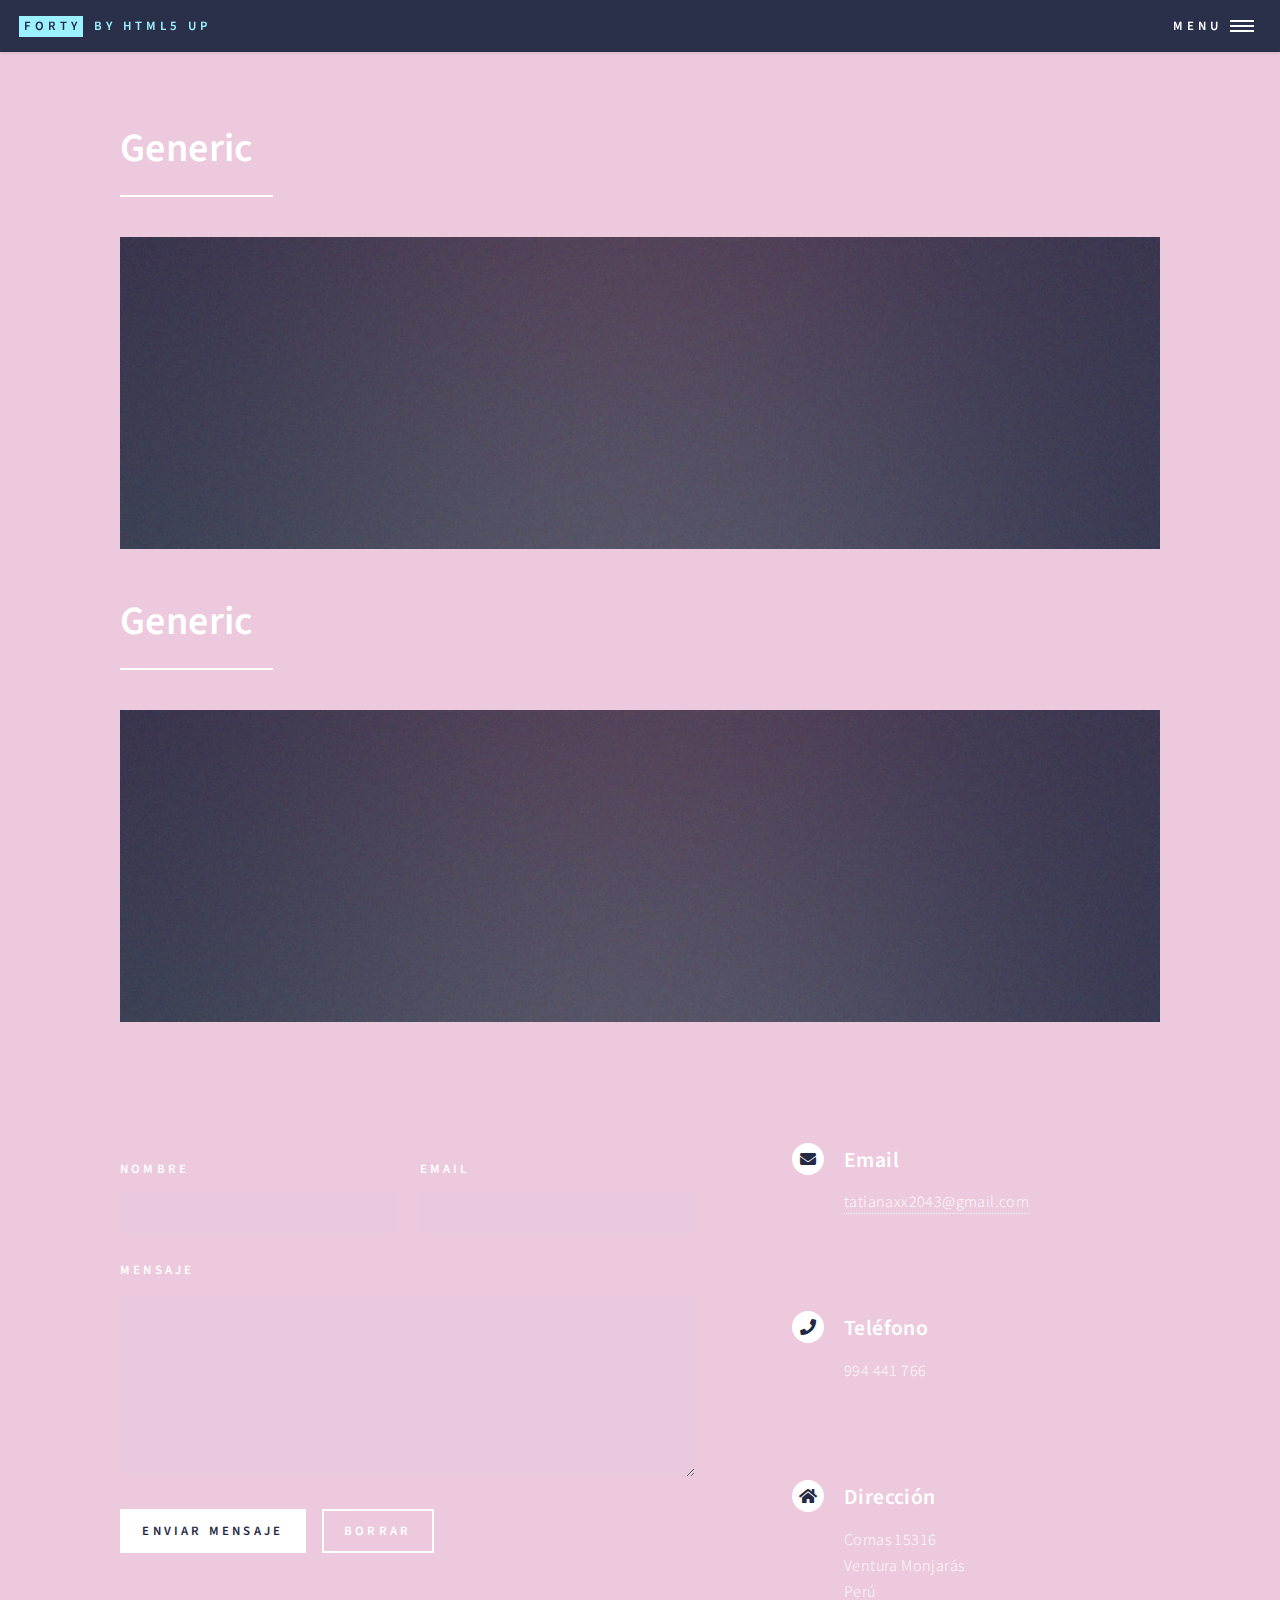
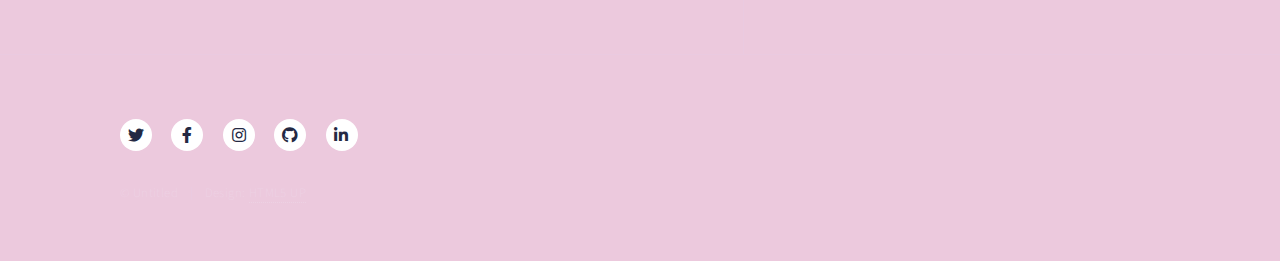
<file: galería.html>
<!DOCTYPE HTML>
<!--
	Forty by HTML5 UP
	html5up.net | @ajlkn
	Free for personal and commercial use under the CCA 3.0 license (html5up.net/license)
-->
<html>
	<head>
		<title>Generic - Forty by HTML5 UP</title>
		<meta charset="utf-8" />
		<meta name="viewport" content="width=device-width, initial-scale=1, user-scalable=no" />
		<link rel="stylesheet" href="assets/css/main.css" />
		<noscript><link rel="stylesheet" href="assets/css/noscript.css" /></noscript>
	</head>
	<body class="is-preload">

		<!-- Wrapper -->
			<div id="wrapper">

				<!-- Header -->
					<header id="header">
						<a href="index.html" class="logo"><strong>Forty</strong> <span>by HTML5 UP</span></a>
						<nav>
							<a href="#menu">Menu</a>
						</nav>
					</header>

				<!-- Menu -->
					<nav id="menu">
						<ul class="links">
							<li><a href="quien soy.html">¿Quién soy?</a></li>
							<li><a href="Bitácora.html">Bitácora</a></li>
							<li><a href="proyecto final.html">Proyecto final</a></li>
							<li><a href="galería.html">Galería</a></li>
						</ul>
						<ul class="actions stacked">
							<li><a href="file:///D:/bit%C3%A1cora_tatiana%20porras/template5/index.html#" class="button primary fit">Home</a></li>
							<li><a href="#" class="button fit">Log In</a></li>
						</ul>
					</nav>

				<!-- Main -->
					<div id="main" class="alt">

						<!-- One -->
							<section id="one">
								<div class="inner">
									<header class="major">
										<h1>Generic</h1>
									</header>
									<span class="image main"><img src="images/pic11.jpg" alt="" /></span>
									<header class="major">
										<h1>Generic</h1>
									</header>
									<span class="image main"><img src="images/pic11.jpg" alt="" /></span>								
								</div>
							</section>

					</div>

				<!-- Contact -->
					<section id="contact">
						<div class="inner">
							<section>
								<form method="post" action="#">
									<div class="fields">
										<div class="field half">
											<label for="name">Nombre</label>
											<input type="text" name="name" id="name" />
										</div>
										<div class="field half">
											<label for="email">Email</label>
											<input type="text" name="email" id="email" />
										</div>
										<div class="field">
											<label for="message">Mensaje</label>
											<textarea name="message" id="message" rows="6"></textarea>
										</div>
									</div>
									<ul class="actions">
										<li><input type="submit" value="Enviar Mensaje" class="primary" /></li>
										<li><input type="reset" value="Borrar" /></li>
									</ul>
								</form>
							</section>
							<section class="split">
								<section>
									<div class="contact-method">
										<span class="icon solid alt fa-envelope"></span>
										<h3>Email</h3>
										<a href="#">tatianaxx2043@gmail.com</a>
									</div>
								</section>
								<section>
									<div class="contact-method">
										<span class="icon solid alt fa-phone"></span>
										<h3>Teléfono</h3>
										<span>994 441 766</span>
									</div>
								</section>
								<section>
									<div class="contact-method">
										<span class="icon solid alt fa-home"></span>
										<h3>Dirección</h3>
										<span>Comas 15316<br />
										Ventura Monjarás<br />
										Perú</span>
									</div>
								</section>
							</section>
						</div>
					</section>

				<!-- Footer -->
					<footer id="footer">
						<div class="inner">
							<ul class="icons">
								<li><a href="https://twitter.com/Usagi_xx2043" class="icon brands alt fa-twitter"><span class="label">Twitter</span></a></li>
								<li><a href="https://www.facebook.com/tatiananicole.porrascontreras" class="icon brands alt fa-facebook-f"><span class="label">Facebook</span></a></li>
								<li><a href="https://www.instagram.com/tx_tiana/" class="icon brands alt fa-instagram"><span class="label">Instagram</span></a></li>
								<li><a href="https://github.com/Usagi2043" class="icon brands alt fa-github"><span class="label">GitHub</span></a></li>
								<li><a href="https://www.linkedin.com/in/tatiana-porras-089a4a211/" class="icon brands alt fa-linkedin-in"><span class="label">LinkedIn</span></a></li>
							</ul>
							<ul class="copyright">
								<li>&copy; Untitled</li><li>Design: <a href="https://html5up.net">HTML5 UP</a></li>
							</ul>
						</div>
					</footer>

			</div>

		<!-- Scripts -->
			<script src="assets/js/jquery.min.js"></script>
			<script src="assets/js/jquery.scrolly.min.js"></script>
			<script src="assets/js/jquery.scrollex.min.js"></script>
			<script src="assets/js/browser.min.js"></script>
			<script src="assets/js/breakpoints.min.js"></script>
			<script src="assets/js/util.js"></script>
			<script src="assets/js/main.js"></script>

	</body>
</html>
</file>
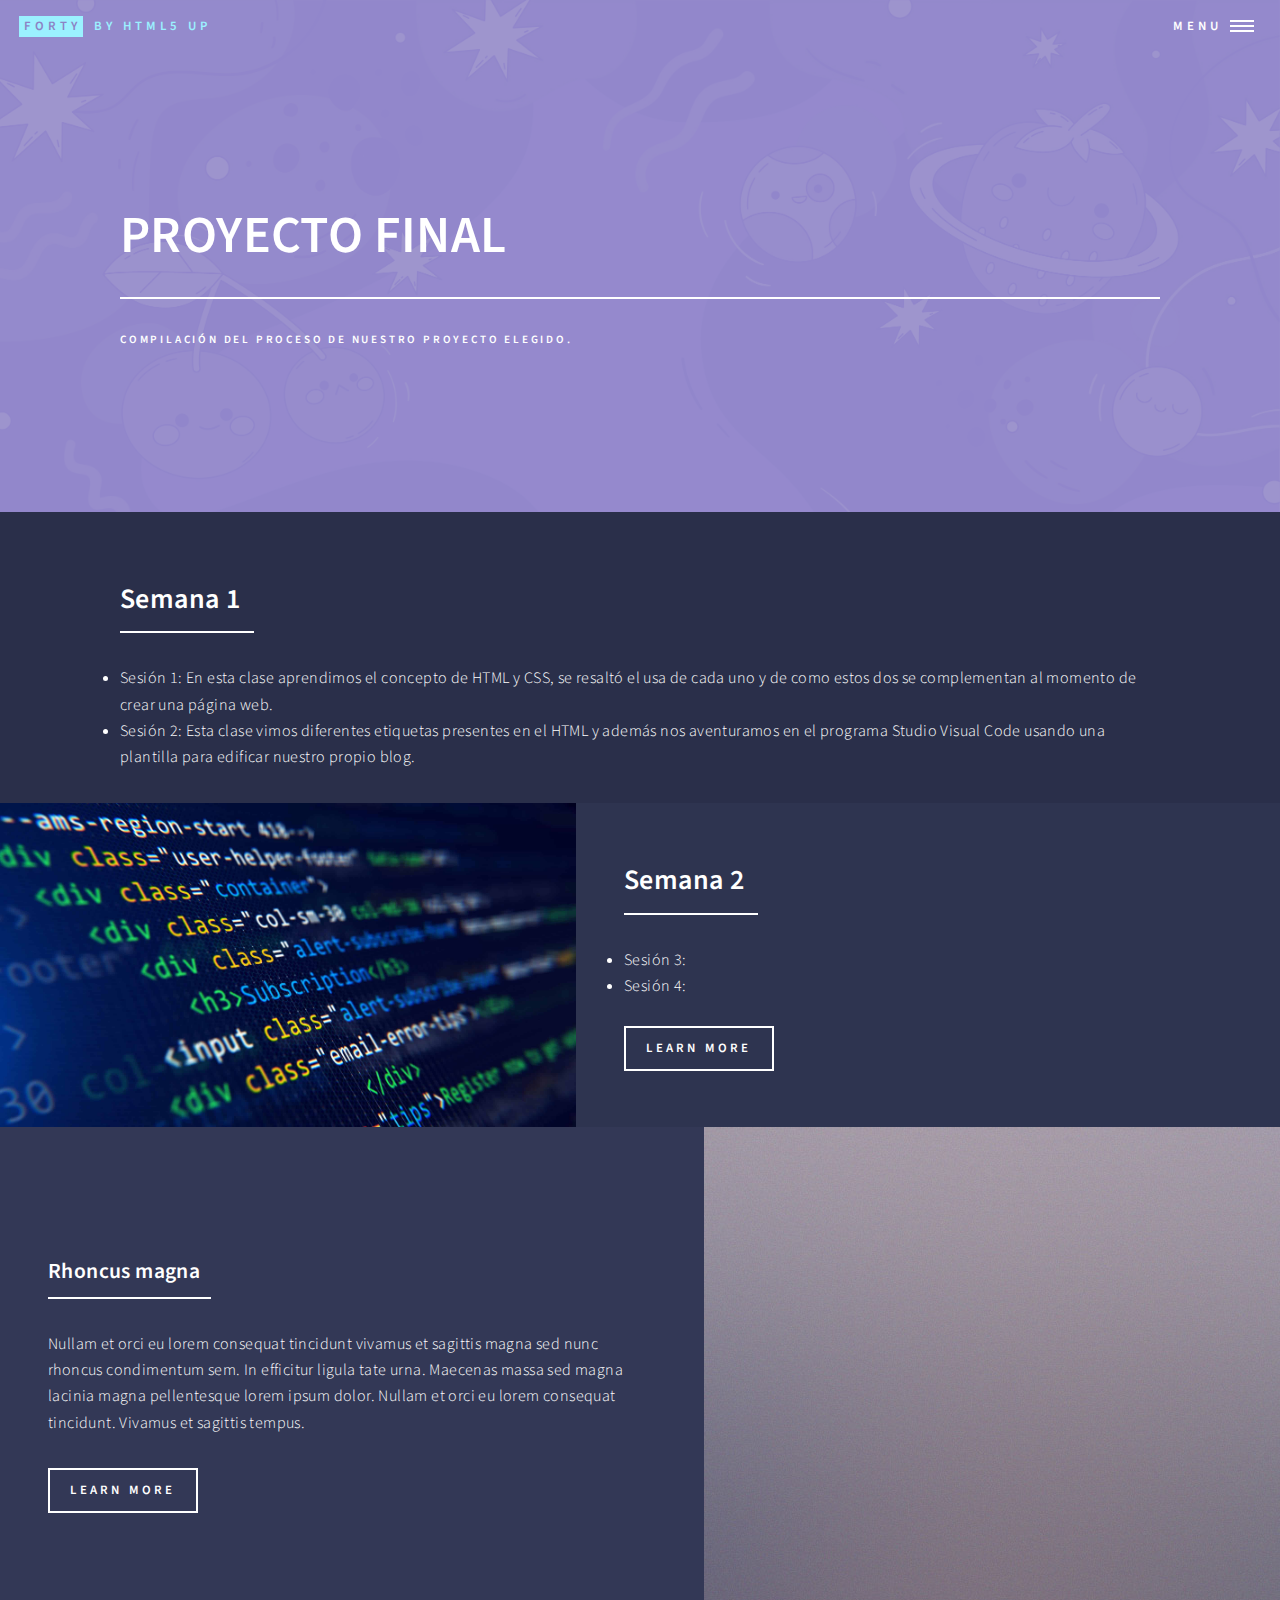
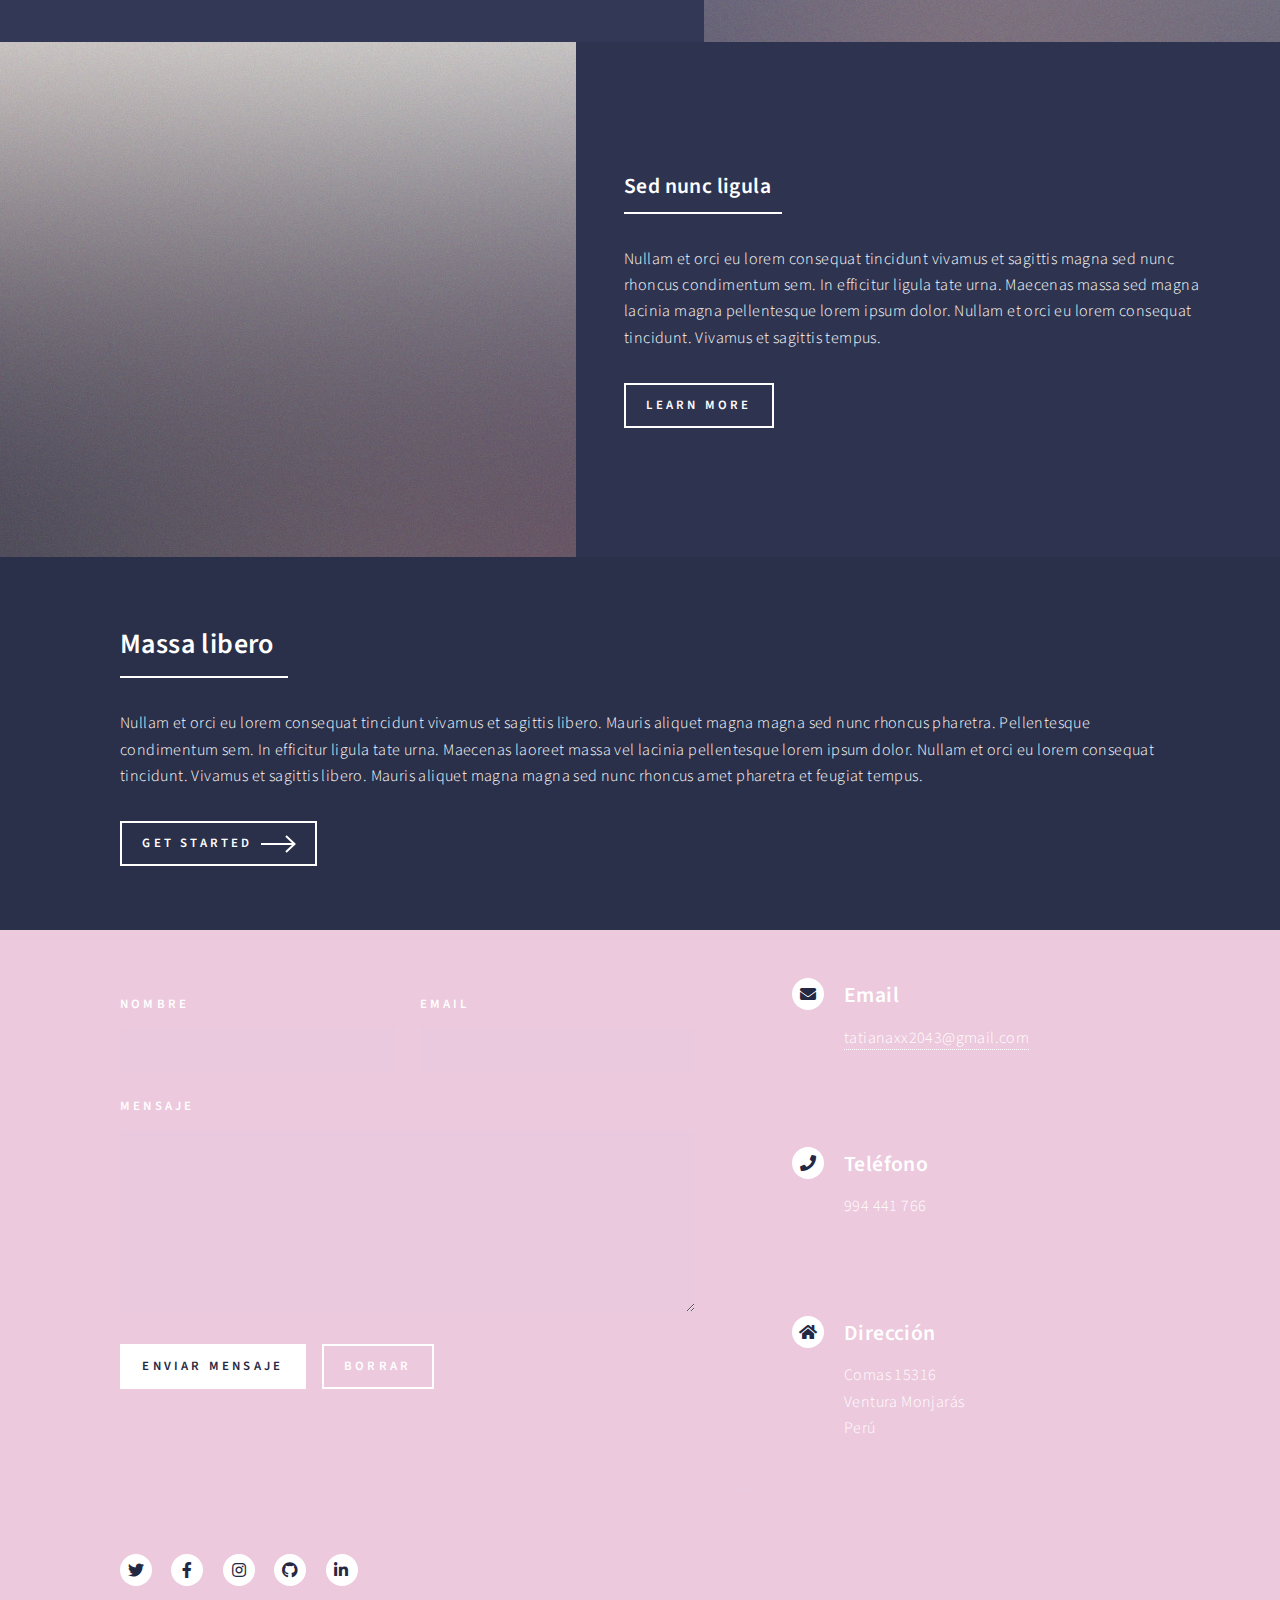
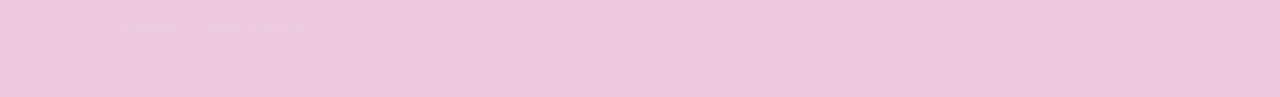
<file: proyecto final.html>
<!DOCTYPE HTML>
<!--
	Forty by HTML5 UP
	html5up.net | @ajlkn
	Free for personal and commercial use under the CCA 3.0 license (html5up.net/license)
-->
<html>
	<head>
		<title>Landing - Forty by HTML5 UP</title>
		<meta charset="utf-8" />
		<meta name="viewport" content="width=device-width, initial-scale=1, user-scalable=no" />
		<link rel="stylesheet" href="assets/css/main.css" />
		<noscript><link rel="stylesheet" href="assets/css/noscript.css" /></noscript>
	</head>
	<body class="is-preload">

		<!-- Wrapper -->
			<div id="wrapper">

				<!-- Header -->
				<!-- Note: The "styleN" class below should match that of the banner element. -->
					<header id="header" class="alt style2">
						<a href="index.html" class="logo"><strong>Forty</strong> <span>by HTML5 UP</span></a>
						<nav>
							<a href="#menu">Menu</a>
						</nav>
					</header>

				<!-- Menu -->
					<nav id="menu">
						<ul class="links">
							<li><a href="quien soy.html">¿Quiénsoy?</a></li>
							<li><a href="Bitácora.html">Bitácora</a></li>
							<li><a href="proyecto final.html">Proyecto final</a></li>
							<li><a href="galería.html">Galería</a></li>
						</ul>
						<ul class="actions stacked">
							<li><a href="file:///D:/bit%C3%A1cora_tatiana%20porras/template5/index.html#" class="button primary fit">Home</a></li>
							<li><a href="#" class="button fit">Log In</a></li>
						</ul>
					</nav>

				<!-- Banner -->
				<!-- Note: The "styleN" class below should match that of the header element. -->
					<section id="banner" class="style2">
						<div class="inner">
							<span class="image">
								<img src="images/imgprinc.jpg" alt="" />
							</span>
							<header class="major">
								<h1>PROYECTO FINAL</h1>
							</header>
							<div class="content">
								<p>Compilación del proceso de nuestro 
								proyecto elegido.</p>
							</div>
						</div>
					</section>

				<!-- Main -->
					<div id="main">

						<!-- One -->
							<section id="one">
								<div class="inner">
									<header class="major">
										<h2>Semana 1</h2>
									</header>
									<li>Sesión 1: En esta clase aprendimos el concepto de  HTML y CSS, se resaltó el usa de cada uno y de como estos dos se complementan al momento de crear una página web.</li>
									<li>Sesión 2: Esta clase vimos diferentes etiquetas presentes en el HTML y además nos aventuramos en el programa Studio Visual Code usando una plantilla para edificar nuestro propio blog.</li>
								</div>
							</section>

						<!-- Two -->
							<section id="two" class="spotlights">
								<section>
									<a href="generic.html" class="image">
										<img src="images/img01.jpg" alt="" data-position="center center" />
									</a>
									<div class="content">
										<div class="inner">
											<header class="major">
												<h2>Semana 2</h2>
											</header>
											<li>Sesión 3:</li> 
											<li>Sesión 4:</li> 
											<br>
											<ul class="actions">
												<li><a href="generic.html" class="button">Learn more</a></li>
											</ul>
										</div>
									</div>
								</section>
								<section>
									<a href="generic.html" class="image">
										<img src="images/pic09.jpg" alt="" data-position="top center" />
									</a>
									<div class="content">
										<div class="inner">
											<header class="major">
												<h3>Rhoncus magna</h3>
											</header>
											<p>Nullam et orci eu lorem consequat tincidunt vivamus et sagittis magna sed nunc rhoncus condimentum sem. In efficitur ligula tate urna. Maecenas massa sed magna lacinia magna pellentesque lorem ipsum dolor. Nullam et orci eu lorem consequat tincidunt. Vivamus et sagittis tempus.</p>
											<ul class="actions">
												<li><a href="generic.html" class="button">Learn more</a></li>
											</ul>
										</div>
									</div>
								</section>
								<section>
									<a href="generic.html" class="image">
										<img src="images/pic10.jpg" alt="" data-position="25% 25%" />
									</a>
									<div class="content">
										<div class="inner">
											<header class="major">
												<h3>Sed nunc ligula</h3>
											</header>
											<p>Nullam et orci eu lorem consequat tincidunt vivamus et sagittis magna sed nunc rhoncus condimentum sem. In efficitur ligula tate urna. Maecenas massa sed magna lacinia magna pellentesque lorem ipsum dolor. Nullam et orci eu lorem consequat tincidunt. Vivamus et sagittis tempus.</p>
											<ul class="actions">
												<li><a href="generic.html" class="button">Learn more</a></li>
											</ul>
										</div>
									</div>
								</section>
							</section>

						<!-- Three -->
							<section id="three">
								<div class="inner">
									<header class="major">
										<h2>Massa libero</h2>
									</header>
									<p>Nullam et orci eu lorem consequat tincidunt vivamus et sagittis libero. Mauris aliquet magna magna sed nunc rhoncus pharetra. Pellentesque condimentum sem. In efficitur ligula tate urna. Maecenas laoreet massa vel lacinia pellentesque lorem ipsum dolor. Nullam et orci eu lorem consequat tincidunt. Vivamus et sagittis libero. Mauris aliquet magna magna sed nunc rhoncus amet pharetra et feugiat tempus.</p>
									<ul class="actions">
										<li><a href="generic.html" class="button next">Get Started</a></li>
									</ul>
								</div>
							</section>

					</div>

				<!-- Contact -->
					<section id="contact">
						<div class="inner">
							<section>
								<form method="post" action="#">
									<div class="fields">
										<div class="field half">
											<label for="name">Nombre</label>
											<input type="text" name="name" id="name" />
										</div>
										<div class="field half">
											<label for="email">Email</label>
											<input type="text" name="email" id="email" />
										</div>
										<div class="field">
											<label for="message">Mensaje</label>
											<textarea name="message" id="message" rows="6"></textarea>
										</div>
									</div>
									<ul class="actions">
										<li><input type="submit" value="Enviar Mensaje" class="primary" /></li>
										<li><input type="reset" value="Borrar" /></li>
									</ul>
								</form>
							</section>
							<section class="split">
								<section>
									<div class="contact-method">
										<span class="icon solid alt fa-envelope"></span>
										<h3>Email</h3>
										<a href="#">tatianaxx2043@gmail.com</a>
									</div>
								</section>
								<section>
									<div class="contact-method">
										<span class="icon solid alt fa-phone"></span>
										<h3>Teléfono</h3>
										<span>994 441 766</span>
									</div>
								</section>
								<section>
									<div class="contact-method">
										<span class="icon solid alt fa-home"></span>
										<h3>Dirección</h3>
										<span>Comas 15316 <br />
										Ventura Monjarás<br />
										Perú</span>
									</div>
								</section>
							</section>
						</div>
					</section>

				<!-- Footer -->
					<footer id="footer">
						<div class="inner">
							<ul class="icons">
								<li><a href="#" class="icon brands alt fa-twitter"><span class="label">Twitter</span></a></li>
								<li><a href="#" class="icon brands alt fa-facebook-f"><span class="label">Facebook</span></a></li>
								<li><a href="#" class="icon brands alt fa-instagram"><span class="label">Instagram</span></a></li>
								<li><a href="#" class="icon brands alt fa-github"><span class="label">GitHub</span></a></li>
								<li><a href="#" class="icon brands alt fa-linkedin-in"><span class="label">LinkedIn</span></a></li>
							</ul>
							<ul class="copyright">
								<li>&copy; Untitled</li><li>Design: <a href="https://html5up.net">HTML5 UP</a></li>
							</ul>
						</div>
					</footer>

			</div>

		<!-- Scripts -->
			<script src="assets/js/jquery.min.js"></script>
			<script src="assets/js/jquery.scrolly.min.js"></script>
			<script src="assets/js/jquery.scrollex.min.js"></script>
			<script src="assets/js/browser.min.js"></script>
			<script src="assets/js/breakpoints.min.js"></script>
			<script src="assets/js/util.js"></script>
			<script src="assets/js/main.js"></script>

	</body>
</html>
</file>
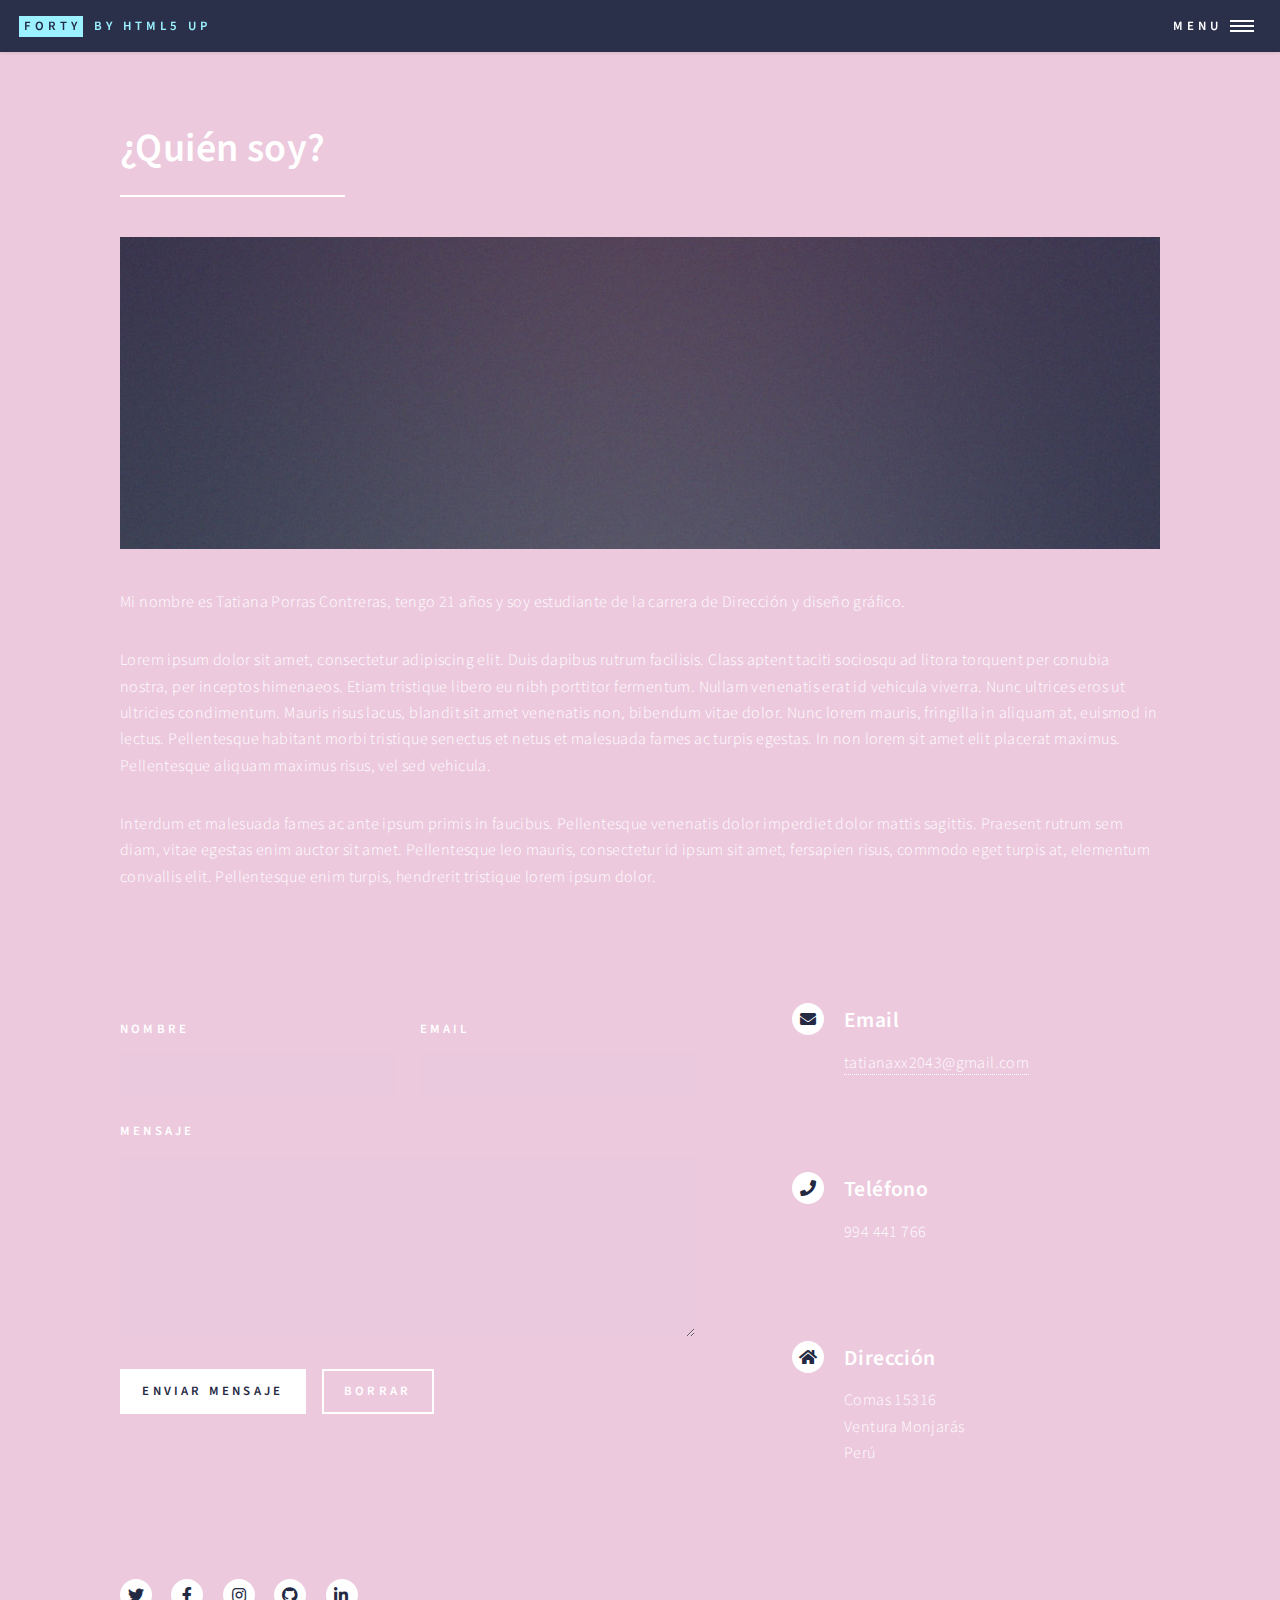
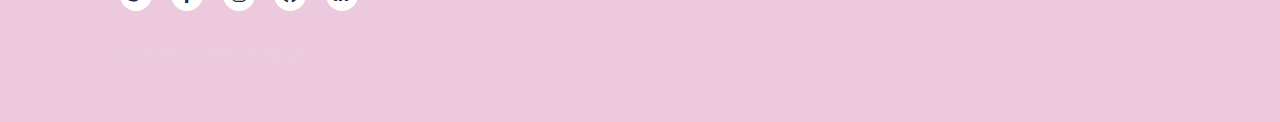
<file: quien soy.html>
<!DOCTYPE HTML>
<!--
	Forty by HTML5 UP
	html5up.net | @ajlkn
	Free for personal and commercial use under the CCA 3.0 license (html5up.net/license)
-->
<html>
	<head>
		<title>Generic - Forty by HTML5 UP</title>
		<meta charset="utf-8" />
		<meta name="viewport" content="width=device-width, initial-scale=1, user-scalable=no" />
		<link rel="stylesheet" href="assets/css/main.css" />
		<noscript><link rel="stylesheet" href="assets/css/noscript.css" /></noscript>
	</head>
	<body class="is-preload">

		<!-- Wrapper -->
			<div id="wrapper">

				<!-- Header -->
					<header id="header">
						<a href="index.html" class="logo"><strong>Forty</strong> <span>by HTML5 UP</span></a>
						<nav>
							<a href="#menu">Menu</a>
						</nav>
					</header>

				<!-- Menu -->
					<nav id="menu">
						<ul class="links">
							<li><a href="quien soy.html">¿Quién soy?</a></li>
							<li><a href="Bitácora.html">Bitácora</a></li>
							<li><a href="proyecto final.html">Proyecto final</a></li>
							<li><a href="galería.html">Galería</a></li>
						</ul>
						<ul class="actions stacked">
							<li><a href="file:///D:/bit%C3%A1cora_tatiana%20porras/template5/index.html#" class="button primary fit">Home</a></li>
							<li><a href="#" class="button fit">Log In</a></li>
						</ul>
					</nav>

				<!-- Main -->
					<div id="main" class="alt">

						<!-- One -->
							<section id="one">
								<div class="inner">
									<header class="major">
										<h1>¿Quién soy?</h1>
									</header>
									<span class="image main"><img src="images/pic11.jpg" alt="" /></span>
									<p>Mi nombre es Tatiana Porras Contreras, tengo 21 años y soy estudiante de la carrera de Dirección y diseño gráfico.</p>
									<p>Lorem ipsum dolor sit amet, consectetur adipiscing elit. Duis dapibus rutrum facilisis. Class aptent taciti sociosqu ad litora torquent per conubia nostra, per inceptos himenaeos. Etiam tristique libero eu nibh porttitor fermentum. Nullam venenatis erat id vehicula viverra. Nunc ultrices eros ut ultricies condimentum. Mauris risus lacus, blandit sit amet venenatis non, bibendum vitae dolor. Nunc lorem mauris, fringilla in aliquam at, euismod in lectus. Pellentesque habitant morbi tristique senectus et netus et malesuada fames ac turpis egestas. In non lorem sit amet elit placerat maximus. Pellentesque aliquam maximus risus, vel sed vehicula.</p>
									<p>Interdum et malesuada fames ac ante ipsum primis in faucibus. Pellentesque venenatis dolor imperdiet dolor mattis sagittis. Praesent rutrum sem diam, vitae egestas enim auctor sit amet. Pellentesque leo mauris, consectetur id ipsum sit amet, fersapien risus, commodo eget turpis at, elementum convallis elit. Pellentesque enim turpis, hendrerit tristique lorem ipsum dolor.</p>
								</div>
							</section>

					</div>

				<!-- Contact -->
					<section id="contact">
						<div class="inner">
							<section>
								<form method="post" action="#">
									<div class="fields">
										<div class="field half">
											<label for="name">Nombre</label>
											<input type="text" name="name" id="name" />
										</div>
										<div class="field half">
											<label for="email">Email</label>
											<input type="text" name="email" id="email" />
										</div>
										<div class="field">
											<label for="message">Mensaje</label>
											<textarea name="message" id="message" rows="6"></textarea>
										</div>
									</div>
									<ul class="actions">
										<li><input type="submit" value="Enviar Mensaje" class="primary" /></li>
										<li><input type="reset" value="Borrar" /></li>
									</ul>
								</form>
							</section>
							<section class="split">
								<section>
									<div class="contact-method">
										<span class="icon solid alt fa-envelope"></span>
										<h3>Email</h3>
										<a href="#">tatianaxx2043@gmail.com</a>
									</div>
								</section>
								<section>
									<div class="contact-method">
										<span class="icon solid alt fa-phone"></span>
										<h3>Teléfono</h3>
										<span>994 441 766</span>
									</div>
								</section>
								<section>
									<div class="contact-method">
										<span class="icon solid alt fa-home"></span>
										<h3>Dirección</h3>
										<span>Comas 15316<br />
										Ventura Monjarás<br />
										Perú</span>
									</div>
								</section>
							</section>
						</div>
					</section>

				<!-- Footer -->
					<footer id="footer">
						<div class="inner">
							<ul class="icons">
								<li><a href="https://twitter.com/Usagi_xx2043" class="icon brands alt fa-twitter"><span class="label">Twitter</span></a></li>
								<li><a href="https://www.facebook.com/tatiananicole.porrascontreras" class="icon brands alt fa-facebook-f"><span class="label">Facebook</span></a></li>
								<li><a href="https://www.instagram.com/tx_tiana/" class="icon brands alt fa-instagram"><span class="label">Instagram</span></a></li>
								<li><a href="https://github.com/Usagi2043" class="icon brands alt fa-github"><span class="label">GitHub</span></a></li>
								<li><a href="https://www.linkedin.com/in/tatiana-porras-089a4a211/" class="icon brands alt fa-linkedin-in"><span class="label">LinkedIn</span></a></li>
							</ul>
							<ul class="copyright">
								<li>&copy; Untitled</li><li>Design: <a href="https://html5up.net">HTML5 UP</a></li>
							</ul>
						</div>
					</footer>

			</div>

		<!-- Scripts -->
			<script src="assets/js/jquery.min.js"></script>
			<script src="assets/js/jquery.scrolly.min.js"></script>
			<script src="assets/js/jquery.scrollex.min.js"></script>
			<script src="assets/js/browser.min.js"></script>
			<script src="assets/js/breakpoints.min.js"></script>
			<script src="assets/js/util.js"></script>
			<script src="assets/js/main.js"></script>

	</body>
</html>
</file>
<file: assets/css/noscript.css>
/*
	Forty by HTML5 UP
	html5up.net | @ajlkn
	Free for personal and commercial use under the CCA 3.0 license (html5up.net/license)
*/

/* Banner */

	body.is-preload #banner:after {
		opacity: 0.85;
	}

	body.is-preload #banner > .inner {
		-moz-filter: none;
		-webkit-filter: none;
		-ms-filter: none;
		filter: none;
		-moz-transform: none;
		-webkit-transform: none;
		-ms-transform: none;
		transform: none;
		opacity: 1;
	}
</file>
<file: assets/css/main.css>
@import url(fontawesome-all.min.css);
@import url("https://fonts.googleapis.com/css?family=Source+Sans+Pro:300,300italic,600,600italic");

/*
	Forty by HTML5 UP
	html5up.net | @ajlkn
	Free for personal and commercial use under the CCA 3.0 license (html5up.net/license)
*/

html, body, div, span, applet, object,
iframe, h1, h2, h3, h4, h5, h6, p, blockquote,
pre, a, abbr, acronym, address, big, cite,
code, del, dfn, em, img, ins, kbd, q, s, samp,
small, strike, strong, sub, sup, tt, var, b,
u, i, center, dl, dt, dd, ol, ul, li, fieldset,
form, label, legend, table, caption, tbody,
tfoot, thead, tr, th, td, article, aside,
canvas, details, embed, figure, figcaption,
footer, header, hgroup, menu, nav, output, ruby,
section, summary, time, mark, audio, video {
	margin: 0;
	padding: 0;
	border: 0;
	font-size: 100%;
	font: inherit;
	vertical-align: baseline;}

article, aside, details, figcaption, figure,
footer, header, hgroup, menu, nav, section {
	display: block;}

body {
	line-height: 1;
}

ol, ul {
	list-style: none;
}

blockquote, q {
	quotes: none;
}

	blockquote:before, blockquote:after, q:before, q:after {
		content: '';
		content: none;
	}

table {
	border-collapse: collapse;
	border-spacing: 0;
}

body {
	-webkit-text-size-adjust: none;
}

mark {
	background-color: transparent;
	color: inherit;
}

input::-moz-focus-inner {
	border: 0;
	padding: 0;
}

input, select, textarea {
	-moz-appearance: none;
	-webkit-appearance: none;
	-ms-appearance: none;
	appearance: none;
}

/* Basic */

	@-ms-viewport {
		width: device-width;
	}

	body {
		-ms-overflow-style: scrollbar;
	}

	@media screen and (max-width: 480px) {

		html, body {
			min-width: 320px;
		}

	}

	html {
		box-sizing: border-box;
	}

	*, *:before, *:after {
		box-sizing: inherit;
	}

	body {
		background: #ECC9DD;
	}

		body.is-preload *, body.is-preload *:before, body.is-preload *:after {
			-moz-animation: none !important;
			-webkit-animation: none !important;
			-ms-animation: none !important;
			animation: none !important;
			-moz-transition: none !important;
			-webkit-transition: none !important;
			-ms-transition: none !important;
			transition: none !important;
		}

/* Type */

	body, input, select, textarea {
		color: #ffffff;
		font-family: "Source Sans Pro", Helvetica, sans-serif;
		font-size: 17pt;
		font-weight: 300;
		letter-spacing: 0.025em;
		line-height: 1.65;
	}

		@media screen and (max-width: 1680px) {

			body, input, select, textarea {
				font-size: 14pt;
			}

		}

		@media screen and (max-width: 1280px) {

			body, input, select, textarea {
				font-size: 12pt;
			}

		}

		@media screen and (max-width: 360px) {

			body, input, select, textarea {
				font-size: 11pt;
			}

		}

	a {
		-moz-transition: color 0.2s ease-in-out, border-bottom-color 0.2s ease-in-out;
		-webkit-transition: color 0.2s ease-in-out, border-bottom-color 0.2s ease-in-out;
		-ms-transition: color 0.2s ease-in-out, border-bottom-color 0.2s ease-in-out;
		transition: color 0.2s ease-in-out, border-bottom-color 0.2s ease-in-out;
		border-bottom: dotted 1px;
		color: inherit;
		text-decoration: none;
	}

		a:hover {
			border-bottom-color: transparent;
			color: #9bf1ff !important;
		}

		a:active {
			color: #53e3fb !important;
		}

	strong, b {
		color: #ffffff;
		font-weight: 600;
	}

	em, i {
		font-style: italic;
	}

	p {
		margin: 0 0 2em 0;
	}

	h1, h2, h3, h4, h5, h6 {
		color: #ffffff;
		font-weight: 600;
		line-height: 1.65;
		margin: 0 0 1em 0;
	}

		h1 a, h2 a, h3 a, h4 a, h5 a, h6 a {
			color: inherit;
			border-bottom: 0;
		}

	h1 {
		font-size: 2.5em;
	}

	h2 {
		font-size: 1.75em;
	}

	h3 {
		font-size: 1.35em;
	}

	h4 {
		font-size: 1.1em;
	}

	h5 {
		font-size: 0.9em;
	}

	h6 {
		font-size: 0.7em;
	}

	@media screen and (max-width: 736px) {

		h1 {
			font-size: 2em;
		}

		h2 {
			font-size: 1.5em;
		}

		h3 {
			font-size: 1.25em;
		}

	}

	sub {
		font-size: 0.8em;
		position: relative;
		top: 0.5em;
	}

	sup {
		font-size: 0.8em;
		position: relative;
		top: -0.5em;
	}

	blockquote {
		border-left: solid 4px rgba(212, 212, 255, 0.1);
		font-style: italic;
		margin: 0 0 2em 0;
		padding: 0.5em 0 0.5em 2em;
	}

	code {
		background: rgba(212, 212, 255, 0.035);
		font-family: "Courier New", monospace;
		font-size: 0.9em;
		margin: 0 0.25em;
		padding: 0.25em 0.65em;
	}

	pre {
		-webkit-overflow-scrolling: touch;
		font-family: "Courier New", monospace;
		font-size: 0.9em;
		margin: 0 0 2em 0;
	}

		pre code {
			display: block;
			line-height: 1.75;
			padding: 1em 1.5em;
			overflow-x: auto;
		}

	hr {
		border: 0;
		border-bottom: solid 1px rgba(212, 212, 255, 0.1);
		margin: 2em 0;
	}

		hr.major {
			margin: 3em 0;
		}

	.align-left {
		text-align: left;
	}

	.align-center {
		text-align: center;
	}

	.align-right {
		text-align: right;
	}

/* Row */

	.row {
		display: flex;
		flex-wrap: wrap;
		box-sizing: border-box;
		align-items: stretch;
	}

		.row > * {
			box-sizing: border-box;
		}

		.row.gtr-uniform > * > :last-child {
			margin-bottom: 0;
		}

		.row.aln-left {
			justify-content: flex-start;
		}

		.row.aln-center {
			justify-content: center;
		}

		.row.aln-right {
			justify-content: flex-end;
		}

		.row.aln-top {
			align-items: flex-start;
		}

		.row.aln-middle {
			align-items: center;
		}

		.row.aln-bottom {
			align-items: flex-end;
		}

		.row > .imp {
			order: -1;
		}

		.row > .col-1 {
			width: 8.33333%;
		}

		.row > .off-1 {
			margin-left: 8.33333%;
		}

		.row > .col-2 {
			width: 16.66667%;
		}

		.row > .off-2 {
			margin-left: 16.66667%;
		}

		.row > .col-3 {
			width: 25%;
		}

		.row > .off-3 {
			margin-left: 25%;
		}

		.row > .col-4 {
			width: 33.33333%;
		}

		.row > .off-4 {
			margin-left: 33.33333%;
		}

		.row > .col-5 {
			width: 41.66667%;
		}

		.row > .off-5 {
			margin-left: 41.66667%;
		}

		.row > .col-6 {
			width: 50%;
		}

		.row > .off-6 {
			margin-left: 50%;
		}

		.row > .col-7 {
			width: 58.33333%;
		}

		.row > .off-7 {
			margin-left: 58.33333%;
		}

		.row > .col-8 {
			width: 66.66667%;
		}

		.row > .off-8 {
			margin-left: 66.66667%;
		}

		.row > .col-9 {
			width: 75%;
		}

		.row > .off-9 {
			margin-left: 75%;
		}

		.row > .col-10 {
			width: 83.33333%;
		}

		.row > .off-10 {
			margin-left: 83.33333%;
		}

		.row > .col-11 {
			width: 91.66667%;
		}

		.row > .off-11 {
			margin-left: 91.66667%;
		}

		.row > .col-12 {
			width: 100%;
		}

		.row > .off-12 {
			margin-left: 100%;
		}

		.row.gtr-0 {
			margin-top: 0;
			margin-left: 0em;
		}

			.row.gtr-0 > * {
				padding: 0 0 0 0em;
			}

			.row.gtr-0.gtr-uniform {
				margin-top: 0em;
			}

				.row.gtr-0.gtr-uniform > * {
					padding-top: 0em;
				}

		.row.gtr-25 {
			margin-top: 0;
			margin-left: -0.5em;
		}

			.row.gtr-25 > * {
				padding: 0 0 0 0.5em;
			}

			.row.gtr-25.gtr-uniform {
				margin-top: -0.5em;
			}

				.row.gtr-25.gtr-uniform > * {
					padding-top: 0.5em;
				}

		.row.gtr-50 {
			margin-top: 0;
			margin-left: -1em;
		}

			.row.gtr-50 > * {
				padding: 0 0 0 1em;
			}

			.row.gtr-50.gtr-uniform {
				margin-top: -1em;
			}

				.row.gtr-50.gtr-uniform > * {
					padding-top: 1em;
				}

		.row {
			margin-top: 0;
			margin-left: -2em;
		}

			.row > * {
				padding: 0 0 0 2em;
			}

			.row.gtr-uniform {
				margin-top: -2em;
			}

				.row.gtr-uniform > * {
					padding-top: 2em;
				}

		.row.gtr-150 {
			margin-top: 0;
			margin-left: -3em;
		}

			.row.gtr-150 > * {
				padding: 0 0 0 3em;
			}

			.row.gtr-150.gtr-uniform {
				margin-top: -3em;
			}

				.row.gtr-150.gtr-uniform > * {
					padding-top: 3em;
				}

		.row.gtr-200 {
			margin-top: 0;
			margin-left: -4em;
		}

			.row.gtr-200 > * {
				padding: 0 0 0 4em;
			}

			.row.gtr-200.gtr-uniform {
				margin-top: -4em;
			}

				.row.gtr-200.gtr-uniform > * {
					padding-top: 4em;
				}

		@media screen and (max-width: 1680px) {

			.row {
				display: flex;
				flex-wrap: wrap;
				box-sizing: border-box;
				align-items: stretch;
			}

				.row > * {
					box-sizing: border-box;
				}

				.row.gtr-uniform > * > :last-child {
					margin-bottom: 0;
				}

				.row.aln-left {
					justify-content: flex-start;
				}

				.row.aln-center {
					justify-content: center;
				}

				.row.aln-right {
					justify-content: flex-end;
				}

				.row.aln-top {
					align-items: flex-start;
				}

				.row.aln-middle {
					align-items: center;
				}

				.row.aln-bottom {
					align-items: flex-end;
				}

				.row > .imp-xlarge {
					order: -1;
				}

				.row > .col-1-xlarge {
					width: 8.33333%;
				}

				.row > .off-1-xlarge {
					margin-left: 8.33333%;
				}

				.row > .col-2-xlarge {
					width: 16.66667%;
				}

				.row > .off-2-xlarge {
					margin-left: 16.66667%;
				}

				.row > .col-3-xlarge {
					width: 25%;
				}

				.row > .off-3-xlarge {
					margin-left: 25%;
				}

				.row > .col-4-xlarge {
					width: 33.33333%;
				}

				.row > .off-4-xlarge {
					margin-left: 33.33333%;
				}

				.row > .col-5-xlarge {
					width: 41.66667%;
				}

				.row > .off-5-xlarge {
					margin-left: 41.66667%;
				}

				.row > .col-6-xlarge {
					width: 50%;
				}

				.row > .off-6-xlarge {
					margin-left: 50%;
				}

				.row > .col-7-xlarge {
					width: 58.33333%;
				}

				.row > .off-7-xlarge {
					margin-left: 58.33333%;
				}

				.row > .col-8-xlarge {
					width: 66.66667%;
				}

				.row > .off-8-xlarge {
					margin-left: 66.66667%;
				}

				.row > .col-9-xlarge {
					width: 75%;
				}

				.row > .off-9-xlarge {
					margin-left: 75%;
				}

				.row > .col-10-xlarge {
					width: 83.33333%;
				}

				.row > .off-10-xlarge {
					margin-left: 83.33333%;
				}

				.row > .col-11-xlarge {
					width: 91.66667%;
				}

				.row > .off-11-xlarge {
					margin-left: 91.66667%;
				}

				.row > .col-12-xlarge {
					width: 100%;
				}

				.row > .off-12-xlarge {
					margin-left: 100%;
				}

				.row.gtr-0 {
					margin-top: 0;
					margin-left: 0em;
				}

					.row.gtr-0 > * {
						padding: 0 0 0 0em;
					}

					.row.gtr-0.gtr-uniform {
						margin-top: 0em;
					}

						.row.gtr-0.gtr-uniform > * {
							padding-top: 0em;
						}

				.row.gtr-25 {
					margin-top: 0;
					margin-left: -0.5em;
				}

					.row.gtr-25 > * {
						padding: 0 0 0 0.5em;
					}

					.row.gtr-25.gtr-uniform {
						margin-top: -0.5em;
					}

						.row.gtr-25.gtr-uniform > * {
							padding-top: 0.5em;
						}

				.row.gtr-50 {
					margin-top: 0;
					margin-left: -1em;
				}

					.row.gtr-50 > * {
						padding: 0 0 0 1em;
					}

					.row.gtr-50.gtr-uniform {
						margin-top: -1em;
					}

						.row.gtr-50.gtr-uniform > * {
							padding-top: 1em;
						}

				.row {
					margin-top: 0;
					margin-left: -2em;
				}

					.row > * {
						padding: 0 0 0 2em;
					}

					.row.gtr-uniform {
						margin-top: -2em;
					}

						.row.gtr-uniform > * {
							padding-top: 2em;
						}

				.row.gtr-150 {
					margin-top: 0;
					margin-left: -3em;
				}

					.row.gtr-150 > * {
						padding: 0 0 0 3em;
					}

					.row.gtr-150.gtr-uniform {
						margin-top: -3em;
					}

						.row.gtr-150.gtr-uniform > * {
							padding-top: 3em;
						}

				.row.gtr-200 {
					margin-top: 0;
					margin-left: -4em;
				}

					.row.gtr-200 > * {
						padding: 0 0 0 4em;
					}

					.row.gtr-200.gtr-uniform {
						margin-top: -4em;
					}

						.row.gtr-200.gtr-uniform > * {
							padding-top: 4em;
						}

		}

		@media screen and (max-width: 1280px) {

			.row {
				display: flex;
				flex-wrap: wrap;
				box-sizing: border-box;
				align-items: stretch;
			}

				.row > * {
					box-sizing: border-box;
				}

				.row.gtr-uniform > * > :last-child {
					margin-bottom: 0;
				}

				.row.aln-left {
					justify-content: flex-start;
				}

				.row.aln-center {
					justify-content: center;
				}

				.row.aln-right {
					justify-content: flex-end;
				}

				.row.aln-top {
					align-items: flex-start;
				}

				.row.aln-middle {
					align-items: center;
				}

				.row.aln-bottom {
					align-items: flex-end;
				}

				.row > .imp-large {
					order: -1;
				}

				.row > .col-1-large {
					width: 8.33333%;
				}

				.row > .off-1-large {
					margin-left: 8.33333%;
				}

				.row > .col-2-large {
					width: 16.66667%;
				}

				.row > .off-2-large {
					margin-left: 16.66667%;
				}

				.row > .col-3-large {
					width: 25%;
				}

				.row > .off-3-large {
					margin-left: 25%;
				}

				.row > .col-4-large {
					width: 33.33333%;
				}

				.row > .off-4-large {
					margin-left: 33.33333%;
				}

				.row > .col-5-large {
					width: 41.66667%;
				}

				.row > .off-5-large {
					margin-left: 41.66667%;
				}

				.row > .col-6-large {
					width: 50%;
				}

				.row > .off-6-large {
					margin-left: 50%;
				}

				.row > .col-7-large {
					width: 58.33333%;
				}

				.row > .off-7-large {
					margin-left: 58.33333%;
				}

				.row > .col-8-large {
					width: 66.66667%;
				}

				.row > .off-8-large {
					margin-left: 66.66667%;
				}

				.row > .col-9-large {
					width: 75%;
				}

				.row > .off-9-large {
					margin-left: 75%;
				}

				.row > .col-10-large {
					width: 83.33333%;
				}

				.row > .off-10-large {
					margin-left: 83.33333%;
				}

				.row > .col-11-large {
					width: 91.66667%;
				}

				.row > .off-11-large {
					margin-left: 91.66667%;
				}

				.row > .col-12-large {
					width: 100%;
				}

				.row > .off-12-large {
					margin-left: 100%;
				}

				.row.gtr-0 {
					margin-top: 0;
					margin-left: 0em;
				}

					.row.gtr-0 > * {
						padding: 0 0 0 0em;
					}

					.row.gtr-0.gtr-uniform {
						margin-top: 0em;
					}

						.row.gtr-0.gtr-uniform > * {
							padding-top: 0em;
						}

				.row.gtr-25 {
					margin-top: 0;
					margin-left: -0.375em;
				}

					.row.gtr-25 > * {
						padding: 0 0 0 0.375em;
					}

					.row.gtr-25.gtr-uniform {
						margin-top: -0.375em;
					}

						.row.gtr-25.gtr-uniform > * {
							padding-top: 0.375em;
						}

				.row.gtr-50 {
					margin-top: 0;
					margin-left: -0.75em;
				}

					.row.gtr-50 > * {
						padding: 0 0 0 0.75em;
					}

					.row.gtr-50.gtr-uniform {
						margin-top: -0.75em;
					}

						.row.gtr-50.gtr-uniform > * {
							padding-top: 0.75em;
						}

				.row {
					margin-top: 0;
					margin-left: -1.5em;
				}

					.row > * {
						padding: 0 0 0 1.5em;
					}

					.row.gtr-uniform {
						margin-top: -1.5em;
					}

						.row.gtr-uniform > * {
							padding-top: 1.5em;
						}

				.row.gtr-150 {
					margin-top: 0;
					margin-left: -2.25em;
				}

					.row.gtr-150 > * {
						padding: 0 0 0 2.25em;
					}

					.row.gtr-150.gtr-uniform {
						margin-top: -2.25em;
					}

						.row.gtr-150.gtr-uniform > * {
							padding-top: 2.25em;
						}

				.row.gtr-200 {
					margin-top: 0;
					margin-left: -3em;
				}

					.row.gtr-200 > * {
						padding: 0 0 0 3em;
					}

					.row.gtr-200.gtr-uniform {
						margin-top: -3em;
					}

						.row.gtr-200.gtr-uniform > * {
							padding-top: 3em;
						}

		}

		@media screen and (max-width: 980px) {

			.row {
				display: flex;
				flex-wrap: wrap;
				box-sizing: border-box;
				align-items: stretch;
			}

				.row > * {
					box-sizing: border-box;
				}

				.row.gtr-uniform > * > :last-child {
					margin-bottom: 0;
				}

				.row.aln-left {
					justify-content: flex-start;
				}

				.row.aln-center {
					justify-content: center;
				}

				.row.aln-right {
					justify-content: flex-end;
				}

				.row.aln-top {
					align-items: flex-start;
				}

				.row.aln-middle {
					align-items: center;
				}

				.row.aln-bottom {
					align-items: flex-end;
				}

				.row > .imp-medium {
					order: -1;
				}

				.row > .col-1-medium {
					width: 8.33333%;
				}

				.row > .off-1-medium {
					margin-left: 8.33333%;
				}

				.row > .col-2-medium {
					width: 16.66667%;
				}

				.row > .off-2-medium {
					margin-left: 16.66667%;
				}

				.row > .col-3-medium {
					width: 25%;
				}

				.row > .off-3-medium {
					margin-left: 25%;
				}

				.row > .col-4-medium {
					width: 33.33333%;
				}

				.row > .off-4-medium {
					margin-left: 33.33333%;
				}

				.row > .col-5-medium {
					width: 41.66667%;
				}

				.row > .off-5-medium {
					margin-left: 41.66667%;
				}

				.row > .col-6-medium {
					width: 50%;
				}

				.row > .off-6-medium {
					margin-left: 50%;
				}

				.row > .col-7-medium {
					width: 58.33333%;
				}

				.row > .off-7-medium {
					margin-left: 58.33333%;
				}

				.row > .col-8-medium {
					width: 66.66667%;
				}

				.row > .off-8-medium {
					margin-left: 66.66667%;
				}

				.row > .col-9-medium {
					width: 75%;
				}

				.row > .off-9-medium {
					margin-left: 75%;
				}

				.row > .col-10-medium {
					width: 83.33333%;
				}

				.row > .off-10-medium {
					margin-left: 83.33333%;
				}

				.row > .col-11-medium {
					width: 91.66667%;
				}

				.row > .off-11-medium {
					margin-left: 91.66667%;
				}

				.row > .col-12-medium {
					width: 100%;
				}

				.row > .off-12-medium {
					margin-left: 100%;
				}

				.row.gtr-0 {
					margin-top: 0;
					margin-left: 0em;
				}

					.row.gtr-0 > * {
						padding: 0 0 0 0em;
					}

					.row.gtr-0.gtr-uniform {
						margin-top: 0em;
					}

						.row.gtr-0.gtr-uniform > * {
							padding-top: 0em;
						}

				.row.gtr-25 {
					margin-top: 0;
					margin-left: -0.375em;
				}

					.row.gtr-25 > * {
						padding: 0 0 0 0.375em;
					}

					.row.gtr-25.gtr-uniform {
						margin-top: -0.375em;
					}

						.row.gtr-25.gtr-uniform > * {
							padding-top: 0.375em;
						}

				.row.gtr-50 {
					margin-top: 0;
					margin-left: -0.75em;
				}

					.row.gtr-50 > * {
						padding: 0 0 0 0.75em;
					}

					.row.gtr-50.gtr-uniform {
						margin-top: -0.75em;
					}

						.row.gtr-50.gtr-uniform > * {
							padding-top: 0.75em;
						}

				.row {
					margin-top: 0;
					margin-left: -1.5em;
				}

					.row > * {
						padding: 0 0 0 1.5em;
					}

					.row.gtr-uniform {
						margin-top: -1.5em;
					}

						.row.gtr-uniform > * {
							padding-top: 1.5em;
						}

				.row.gtr-150 {
					margin-top: 0;
					margin-left: -2.25em;
				}

					.row.gtr-150 > * {
						padding: 0 0 0 2.25em;
					}

					.row.gtr-150.gtr-uniform {
						margin-top: -2.25em;
					}

						.row.gtr-150.gtr-uniform > * {
							padding-top: 2.25em;
						}

				.row.gtr-200 {
					margin-top: 0;
					margin-left: -3em;
				}

					.row.gtr-200 > * {
						padding: 0 0 0 3em;
					}

					.row.gtr-200.gtr-uniform {
						margin-top: -3em;
					}

						.row.gtr-200.gtr-uniform > * {
							padding-top: 3em;
						}

		}

		@media screen and (max-width: 736px) {

			.row {
				display: flex;
				flex-wrap: wrap;
				box-sizing: border-box;
				align-items: stretch;
			}

				.row > * {
					box-sizing: border-box;
				}

				.row.gtr-uniform > * > :last-child {
					margin-bottom: 0;
				}

				.row.aln-left {
					justify-content: flex-start;
				}

				.row.aln-center {
					justify-content: center;
				}

				.row.aln-right {
					justify-content: flex-end;
				}

				.row.aln-top {
					align-items: flex-start;
				}

				.row.aln-middle {
					align-items: center;
				}

				.row.aln-bottom {
					align-items: flex-end;
				}

				.row > .imp-small {
					order: -1;
				}

				.row > .col-1-small {
					width: 8.33333%;
				}

				.row > .off-1-small {
					margin-left: 8.33333%;
				}

				.row > .col-2-small {
					width: 16.66667%;
				}

				.row > .off-2-small {
					margin-left: 16.66667%;
				}

				.row > .col-3-small {
					width: 25%;
				}

				.row > .off-3-small {
					margin-left: 25%;
				}

				.row > .col-4-small {
					width: 33.33333%;
				}

				.row > .off-4-small {
					margin-left: 33.33333%;
				}

				.row > .col-5-small {
					width: 41.66667%;
				}

				.row > .off-5-small {
					margin-left: 41.66667%;
				}

				.row > .col-6-small {
					width: 50%;
				}

				.row > .off-6-small {
					margin-left: 50%;
				}

				.row > .col-7-small {
					width: 58.33333%;
				}

				.row > .off-7-small {
					margin-left: 58.33333%;
				}

				.row > .col-8-small {
					width: 66.66667%;
				}

				.row > .off-8-small {
					margin-left: 66.66667%;
				}

				.row > .col-9-small {
					width: 75%;
				}

				.row > .off-9-small {
					margin-left: 75%;
				}

				.row > .col-10-small {
					width: 83.33333%;
				}

				.row > .off-10-small {
					margin-left: 83.33333%;
				}

				.row > .col-11-small {
					width: 91.66667%;
				}

				.row > .off-11-small {
					margin-left: 91.66667%;
				}

				.row > .col-12-small {
					width: 100%;
				}

				.row > .off-12-small {
					margin-left: 100%;
				}

				.row.gtr-0 {
					margin-top: 0;
					margin-left: 0em;
				}

					.row.gtr-0 > * {
						padding: 0 0 0 0em;
					}

					.row.gtr-0.gtr-uniform {
						margin-top: 0em;
					}

						.row.gtr-0.gtr-uniform > * {
							padding-top: 0em;
						}

				.row.gtr-25 {
					margin-top: 0;
					margin-left: -0.3125em;
				}

					.row.gtr-25 > * {
						padding: 0 0 0 0.3125em;
					}

					.row.gtr-25.gtr-uniform {
						margin-top: -0.3125em;
					}

						.row.gtr-25.gtr-uniform > * {
							padding-top: 0.3125em;
						}

				.row.gtr-50 {
					margin-top: 0;
					margin-left: -0.625em;
				}

					.row.gtr-50 > * {
						padding: 0 0 0 0.625em;
					}

					.row.gtr-50.gtr-uniform {
						margin-top: -0.625em;
					}

						.row.gtr-50.gtr-uniform > * {
							padding-top: 0.625em;
						}

				.row {
					margin-top: 0;
					margin-left: -1.25em;
				}

					.row > * {
						padding: 0 0 0 1.25em;
					}

					.row.gtr-uniform {
						margin-top: -1.25em;
					}

						.row.gtr-uniform > * {
							padding-top: 1.25em;
						}

				.row.gtr-150 {
					margin-top: 0;
					margin-left: -1.875em;
				}

					.row.gtr-150 > * {
						padding: 0 0 0 1.875em;
					}

					.row.gtr-150.gtr-uniform {
						margin-top: -1.875em;
					}

						.row.gtr-150.gtr-uniform > * {
							padding-top: 1.875em;
						}

				.row.gtr-200 {
					margin-top: 0;
					margin-left: -2.5em;
				}

					.row.gtr-200 > * {
						padding: 0 0 0 2.5em;
					}

					.row.gtr-200.gtr-uniform {
						margin-top: -2.5em;
					}

						.row.gtr-200.gtr-uniform > * {
							padding-top: 2.5em;
						}

		}

		@media screen and (max-width: 480px) {

			.row {
				display: flex;
				flex-wrap: wrap;
				box-sizing: border-box;
				align-items: stretch;
			}

				.row > * {
					box-sizing: border-box;
				}

				.row.gtr-uniform > * > :last-child {
					margin-bottom: 0;
				}

				.row.aln-left {
					justify-content: flex-start;
				}

				.row.aln-center {
					justify-content: center;
				}

				.row.aln-right {
					justify-content: flex-end;
				}

				.row.aln-top {
					align-items: flex-start;
				}

				.row.aln-middle {
					align-items: center;
				}

				.row.aln-bottom {
					align-items: flex-end;
				}

				.row > .imp-xsmall {
					order: -1;
				}

				.row > .col-1-xsmall {
					width: 8.33333%;
				}

				.row > .off-1-xsmall {
					margin-left: 8.33333%;
				}

				.row > .col-2-xsmall {
					width: 16.66667%;
				}

				.row > .off-2-xsmall {
					margin-left: 16.66667%;
				}

				.row > .col-3-xsmall {
					width: 25%;
				}

				.row > .off-3-xsmall {
					margin-left: 25%;
				}

				.row > .col-4-xsmall {
					width: 33.33333%;
				}

				.row > .off-4-xsmall {
					margin-left: 33.33333%;
				}

				.row > .col-5-xsmall {
					width: 41.66667%;
				}

				.row > .off-5-xsmall {
					margin-left: 41.66667%;
				}

				.row > .col-6-xsmall {
					width: 50%;
				}

				.row > .off-6-xsmall {
					margin-left: 50%;
				}

				.row > .col-7-xsmall {
					width: 58.33333%;
				}

				.row > .off-7-xsmall {
					margin-left: 58.33333%;
				}

				.row > .col-8-xsmall {
					width: 66.66667%;
				}

				.row > .off-8-xsmall {
					margin-left: 66.66667%;
				}

				.row > .col-9-xsmall {
					width: 75%;
				}

				.row > .off-9-xsmall {
					margin-left: 75%;
				}

				.row > .col-10-xsmall {
					width: 83.33333%;
				}

				.row > .off-10-xsmall {
					margin-left: 83.33333%;
				}

				.row > .col-11-xsmall {
					width: 91.66667%;
				}

				.row > .off-11-xsmall {
					margin-left: 91.66667%;
				}

				.row > .col-12-xsmall {
					width: 100%;
				}

				.row > .off-12-xsmall {
					margin-left: 100%;
				}

				.row.gtr-0 {
					margin-top: 0;
					margin-left: 0em;
				}

					.row.gtr-0 > * {
						padding: 0 0 0 0em;
					}

					.row.gtr-0.gtr-uniform {
						margin-top: 0em;
					}

						.row.gtr-0.gtr-uniform > * {
							padding-top: 0em;
						}

				.row.gtr-25 {
					margin-top: 0;
					margin-left: -0.3125em;
				}

					.row.gtr-25 > * {
						padding: 0 0 0 0.3125em;
					}

					.row.gtr-25.gtr-uniform {
						margin-top: -0.3125em;
					}

						.row.gtr-25.gtr-uniform > * {
							padding-top: 0.3125em;
						}

				.row.gtr-50 {
					margin-top: 0;
					margin-left: -0.625em;
				}

					.row.gtr-50 > * {
						padding: 0 0 0 0.625em;
					}

					.row.gtr-50.gtr-uniform {
						margin-top: -0.625em;
					}

						.row.gtr-50.gtr-uniform > * {
							padding-top: 0.625em;
						}

				.row {
					margin-top: 0;
					margin-left: -1.25em;
				}

					.row > * {
						padding: 0 0 0 1.25em;
					}

					.row.gtr-uniform {
						margin-top: -1.25em;
					}

						.row.gtr-uniform > * {
							padding-top: 1.25em;
						}

				.row.gtr-150 {
					margin-top: 0;
					margin-left: -1.875em;
				}

					.row.gtr-150 > * {
						padding: 0 0 0 1.875em;
					}

					.row.gtr-150.gtr-uniform {
						margin-top: -1.875em;
					}

						.row.gtr-150.gtr-uniform > * {
							padding-top: 1.875em;
						}

				.row.gtr-200 {
					margin-top: 0;
					margin-left: -2.5em;
				}

					.row.gtr-200 > * {
						padding: 0 0 0 2.5em;
					}

					.row.gtr-200.gtr-uniform {
						margin-top: -2.5em;
					}

						.row.gtr-200.gtr-uniform > * {
							padding-top: 2.5em;
						}

		}

/* Section/Article */

	section.special, article.special {
		text-align: center;
	}

	header.major {
		width: -moz-max-content;
		width: -webkit-max-content;
		width: -ms-max-content;
		width: max-content;
		margin-bottom: 2em;
	}

		header.major > :first-child {
			margin-bottom: 0;
			width: calc(100% + 0.5em);
		}

			header.major > :first-child:after {
				content: '';
				background-color: #ffffff;
				display: block;
				height: 2px;
				margin: 0.325em 0 0.5em 0;
				width: 100%;
			}

		header.major > p {
			font-size: 0.7em;
			font-weight: 600;
			letter-spacing: 0.25em;
			margin-bottom: 0;
			text-transform: uppercase;
		}

		body.is-ie header.major > :first-child:after {
			max-width: 9em;
		}

		body.is-ie header.major > h1:after {
			max-width: 100% !important;
		}

	@media screen and (max-width: 736px) {

		header.major > p br {
			display: none;
		}

	}

/* Form */

	form {
		margin: 0 0 2em 0;
	}

		form > :last-child {
			margin-bottom: 0;
		}

		form > .fields {
			display: -moz-flex;
			display: -webkit-flex;
			display: -ms-flex;
			display: flex;
			-moz-flex-wrap: wrap;
			-webkit-flex-wrap: wrap;
			-ms-flex-wrap: wrap;
			flex-wrap: wrap;
			width: calc(100% + 3em);
			margin: -1.5em 0 2em -1.5em;
		}

			form > .fields > .field {
				-moz-flex-grow: 0;
				-webkit-flex-grow: 0;
				-ms-flex-grow: 0;
				flex-grow: 0;
				-moz-flex-shrink: 0;
				-webkit-flex-shrink: 0;
				-ms-flex-shrink: 0;
				flex-shrink: 0;
				padding: 1.5em 0 0 1.5em;
				width: calc(100% - 1.5em);
			}

				form > .fields > .field.half {
					width: calc(50% - 0.75em);
				}

				form > .fields > .field.third {
					width: calc(100%/3 - 0.5em);
				}

				form > .fields > .field.quarter {
					width: calc(25% - 0.375em);
				}

		@media screen and (max-width: 480px) {

			form > .fields {
				width: calc(100% + 3em);
				margin: -1.5em 0 2em -1.5em;
			}

				form > .fields > .field {
					padding: 1.5em 0 0 1.5em;
					width: calc(100% - 1.5em);
				}

					form > .fields > .field.half {
						width: calc(100% - 1.5em);
					}

					form > .fields > .field.third {
						width: calc(100% - 1.5em);
					}

					form > .fields > .field.quarter {
						width: calc(100% - 1.5em);
					}

		}

	label {
		color: #ffffff;
		display: block;
		font-size: 0.8em;
		font-weight: 600;
		letter-spacing: 0.25em;
		margin: 0 0 1em 0;
		text-transform: uppercase;
	}

	input[type="text"],
	input[type="password"],
	input[type="email"],
	input[type="tel"],
	input[type="search"],
	input[type="url"],
	select,
	textarea {
		-moz-appearance: none;
		-webkit-appearance: none;
		-ms-appearance: none;
		appearance: none;
		background: rgba(212, 212, 255, 0.035);
		border: none;
		border-radius: 0;
		color: inherit;
		display: block;
		outline: 0;
		padding: 0 1em;
		text-decoration: none;
		width: 100%;
	}

		input[type="text"]:invalid,
		input[type="password"]:invalid,
		input[type="email"]:invalid,
		input[type="tel"]:invalid,
		input[type="search"]:invalid,
		input[type="url"]:invalid,
		select:invalid,
		textarea:invalid {
			box-shadow: none;
		}

		input[type="text"]:focus,
		input[type="password"]:focus,
		input[type="email"]:focus,
		input[type="tel"]:focus,
		input[type="search"]:focus,
		input[type="url"]:focus,
		select:focus,
		textarea:focus {
			border-color: #9bf1ff;
			box-shadow: 0 0 0 2px #9bf1ff;
		}

	select {
		background-image: url("data:image/svg+xml;charset=utf8,%3Csvg xmlns='http://www.w3.org/2000/svg' width='40' height='40' preserveAspectRatio='none' viewBox='0 0 40 40'%3E%3Cpath d='M9.4,12.3l10.4,10.4l10.4-10.4c0.2-0.2,0.5-0.4,0.9-0.4c0.3,0,0.6,0.1,0.9,0.4l3.3,3.3c0.2,0.2,0.4,0.5,0.4,0.9 c0,0.4-0.1,0.6-0.4,0.9L20.7,31.9c-0.2,0.2-0.5,0.4-0.9,0.4c-0.3,0-0.6-0.1-0.9-0.4L4.3,17.3c-0.2-0.2-0.4-0.5-0.4-0.9 c0-0.4,0.1-0.6,0.4-0.9l3.3-3.3c0.2-0.2,0.5-0.4,0.9-0.4S9.1,12.1,9.4,12.3z' fill='rgba(212, 212, 255, 0.1)' /%3E%3C/svg%3E");
		background-size: 1.25rem;
		background-repeat: no-repeat;
		background-position: calc(100% - 1rem) center;
		height: 2.75em;
		padding-right: 2.75em;
		text-overflow: ellipsis;
	}

		select option {
			color: #ffffff;
			background: #242943;
		}

		select:focus::-ms-value {
			background-color: transparent;
		}

		select::-ms-expand {
			display: none;
		}

	input[type="text"],
	input[type="password"],
	input[type="email"],
	input[type="tel"],
	input[type="search"],
	input[type="url"],
	select {
		height: 2.75em;
	}

	textarea {
		padding: 0.75em 1em;
	}

	input[type="checkbox"],
	input[type="radio"] {
		-moz-appearance: none;
		-webkit-appearance: none;
		-ms-appearance: none;
		appearance: none;
		display: block;
		float: left;
		margin-right: -2em;
		opacity: 0;
		width: 1em;
		z-index: -1;
	}

		input[type="checkbox"] + label,
		input[type="radio"] + label {
			text-decoration: none;
			color: #ffffff;
			cursor: pointer;
			display: inline-block;
			font-weight: 300;
			padding-left: 2.65em;
			padding-right: 0.75em;
			position: relative;
		}

			input[type="checkbox"] + label:before,
			input[type="radio"] + label:before {
				-moz-osx-font-smoothing: grayscale;
				-webkit-font-smoothing: antialiased;
				display: inline-block;
				font-style: normal;
				font-variant: normal;
				text-rendering: auto;
				line-height: 1;
				text-transform: none !important;
				font-family: 'Font Awesome 5 Free';
				font-weight: 900;
			}

			input[type="checkbox"] + label:before,
			input[type="radio"] + label:before {
				background: rgba(212, 212, 255, 0.035);
				content: '';
				display: inline-block;
				font-size: 0.8em;
				height: 2.0625em;
				left: 0;
				letter-spacing: 0;
				line-height: 2.0625em;
				position: absolute;
				text-align: center;
				top: 0;
				width: 2.0625em;
			}

		input[type="checkbox"]:checked + label:before,
		input[type="radio"]:checked + label:before {
			background: #ffffff;
			border-color: #9bf1ff;
			content: '\f00c';
			color: #242943;
		}

		input[type="checkbox"]:focus + label:before,
		input[type="radio"]:focus + label:before {
			box-shadow: 0 0 0 2px #9bf1ff;
		}

	input[type="radio"] + label:before {
		border-radius: 100%;
	}

	::-webkit-input-placeholder {
		color: rgba(244, 244, 255, 0.2) !important;
		opacity: 1.0;
	}

	:-moz-placeholder {
		color: rgba(244, 244, 255, 0.2) !important;
		opacity: 1.0;
	}

	::-moz-placeholder {
		color: rgba(244, 244, 255, 0.2) !important;
		opacity: 1.0;
	}

	:-ms-input-placeholder {
		color: rgba(244, 244, 255, 0.2) !important;
		opacity: 1.0;
	}

/* Box */

	.box {
		border: solid 1px rgba(212, 212, 255, 0.1);
		margin-bottom: 2em;
		padding: 1.5em;
	}

		.box > :last-child,
		.box > :last-child > :last-child,
		.box > :last-child > :last-child > :last-child {
			margin-bottom: 0;
		}

		.box.alt {
			border: 0;
			border-radius: 0;
			padding: 0;
		}

/* Icon */

	.icon {
		text-decoration: none;
		border-bottom: none;
		position: relative;
	}

		.icon:before {
			-moz-osx-font-smoothing: grayscale;
			-webkit-font-smoothing: antialiased;
			display: inline-block;
			font-style: normal;
			font-variant: normal;
			text-rendering: auto;
			line-height: 1;
			text-transform: none !important;
			font-family: 'Font Awesome 5 Free';
			font-weight: 400;
		}

		.icon > .label {
			display: none;
		}

		.icon:before {
			line-height: inherit;
		}

		.icon.solid:before {
			font-weight: 900;
		}

		.icon.brands:before {
			font-family: 'Font Awesome 5 Brands';
		}

		.icon.alt:before {
			background-color: #ffffff;
			border-radius: 100%;
			color: #242943;
			display: inline-block;
			height: 2em;
			line-height: 2em;
			text-align: center;
			width: 2em;
		}

	a.icon.alt:before {
		-moz-transition: background-color 0.2s ease-in-out;
		-webkit-transition: background-color 0.2s ease-in-out;
		-ms-transition: background-color 0.2s ease-in-out;
		transition: background-color 0.2s ease-in-out;
	}

	a.icon.alt:hover:before {
		background-color: #6fc3df;
	}

	a.icon.alt:active:before {
		background-color: #37a6cb;
	}

/* Image */

	.image {
		border: 0;
		display: inline-block;
		position: relative;
	}

		.image img {
			display: block;
		}

		.image.left, .image.right {
			max-width: 30%;
		}

			.image.left img, .image.right img {
				width: 100%;
			}

		.image.left {
			float: left;
			margin: 0 1.5em 1.25em 0;
			top: 0.25em;
		}

		.image.right {
			float: right;
			margin: 0 0 1.25em 1.5em;
			top: 0.25em;
		}

		.image.fit {
			display: block;
			margin: 0 0 2em 0;
			width: 100%;
		}

			.image.fit img {
				width: 100%;
			}

		.image.main {
			display: block;
			margin: 2.5em 0;
			width: 100%;
		}

			.image.main img {
				width: 100%;
			}

			@media screen and (max-width: 736px) {

				.image.main {
					margin: 1.5em 0;
				}

			}

/* List */

	ol {
		list-style: decimal;
		margin: 0 0 2em 0;
		padding-left: 1.25em;
	}

		ol li {
			padding-left: 0.25em;
		}

	ul {
		list-style: disc;
		margin: 0 0 2em 0;
		padding-left: 1em;
	}

		ul li {
			padding-left: 0.5em;
		}

		ul.alt {
			list-style: none;
			padding-left: 0;
		}

			ul.alt li {
				border-top: solid 1px rgba(212, 212, 255, 0.1);
				padding: 0.5em 0;
			}

				ul.alt li:first-child {
					border-top: 0;
					padding-top: 0;
				}

	dl {
		margin: 0 0 2em 0;
	}

		dl dt {
			display: block;
			font-weight: 600;
			margin: 0 0 1em 0;
		}

		dl dd {
			margin-left: 2em;
		}

/* Actions */

	ul.actions {
		display: -moz-flex;
		display: -webkit-flex;
		display: -ms-flex;
		display: flex;
		cursor: default;
		list-style: none;
		margin-left: -1em;
		padding-left: 0;
	}

		ul.actions li {
			padding: 0 0 0 1em;
			vertical-align: middle;
		}

		ul.actions.special {
			-moz-justify-content: center;
			-webkit-justify-content: center;
			-ms-justify-content: center;
			justify-content: center;
			width: 100%;
			margin-left: 0;
		}

			ul.actions.special li:first-child {
				padding-left: 0;
			}

		ul.actions.stacked {
			-moz-flex-direction: column;
			-webkit-flex-direction: column;
			-ms-flex-direction: column;
			flex-direction: column;
			margin-left: 0;
		}

			ul.actions.stacked li {
				padding: 1.3em 0 0 0;
			}

				ul.actions.stacked li:first-child {
					padding-top: 0;
				}

		ul.actions.fit {
			width: calc(100% + 1em);
		}

			ul.actions.fit li {
				-moz-flex-grow: 1;
				-webkit-flex-grow: 1;
				-ms-flex-grow: 1;
				flex-grow: 1;
				-moz-flex-shrink: 1;
				-webkit-flex-shrink: 1;
				-ms-flex-shrink: 1;
				flex-shrink: 1;
				width: 100%;
			}

				ul.actions.fit li > * {
					width: 100%;
				}

			ul.actions.fit.stacked {
				width: 100%;
			}

/* Icons */

	ul.icons {
		cursor: default;
		list-style: none;
		padding-left: 0;
	}

		ul.icons li {
			display: inline-block;
			padding: 0 1em 0 0;
		}

			ul.icons li:last-child {
				padding-right: 0;
			}

		@media screen and (max-width: 736px) {

			ul.icons li {
				padding: 0 0.75em 0 0;
			}

		}

/* Pagination */

	ul.pagination {
		cursor: default;
		list-style: none;
		padding-left: 0;
	}

		ul.pagination li {
			display: inline-block;
			padding-left: 0;
			vertical-align: middle;
		}

			ul.pagination li > .page {
				-moz-transition: background-color 0.2s ease-in-out, color 0.2s ease-in-out;
				-webkit-transition: background-color 0.2s ease-in-out, color 0.2s ease-in-out;
				-ms-transition: background-color 0.2s ease-in-out, color 0.2s ease-in-out;
				transition: background-color 0.2s ease-in-out, color 0.2s ease-in-out;
				border-bottom: 0;
				display: inline-block;
				font-size: 0.8em;
				font-weight: 600;
				height: 1.5em;
				line-height: 1.5em;
				margin: 0 0.125em;
				min-width: 1.5em;
				padding: 0 0.5em;
				text-align: center;
			}

				ul.pagination li > .page.active {
					background-color: #ffffff;
					color: #242943;
				}

					ul.pagination li > .page.active:hover {
						background-color: #9bf1ff;
						color: #242943 !important;
					}

					ul.pagination li > .page.active:active {
						background-color: #53e3fb;
					}

			ul.pagination li:first-child {
				padding-right: 0.75em;
			}

			ul.pagination li:last-child {
				padding-left: 0.75em;
			}

		@media screen and (max-width: 480px) {

			ul.pagination li:nth-child(n+2):nth-last-child(n+2) {
				display: none;
			}

			ul.pagination li:first-child {
				padding-right: 0;
			}

		}

/* Table */

	.table-wrapper {
		-webkit-overflow-scrolling: touch;
		overflow-x: auto;
	}

	table {
		margin: 0 0 2em 0;
		width: 100%;
	}

		table tbody tr {
			border: solid 1px rgba(212, 212, 255, 0.1);
			border-left: 0;
			border-right: 0;
		}

			table tbody tr:nth-child(2n + 1) {
				background-color: rgba(212, 212, 255, 0.035);
			}

		table td {
			padding: 0.75em 0.75em;
		}

		table th {
			color: #ffffff;
			font-size: 0.9em;
			font-weight: 600;
			padding: 0 0.75em 0.75em 0.75em;
			text-align: left;
		}

		table thead {
			border-bottom: solid 2px rgba(212, 212, 255, 0.1);
		}

		table tfoot {
			border-top: solid 2px rgba(212, 212, 255, 0.1);
		}

		table.alt {
			border-collapse: separate;
		}

			table.alt tbody tr td {
				border: solid 1px rgba(212, 212, 255, 0.1);
				border-left-width: 0;
				border-top-width: 0;
			}

				table.alt tbody tr td:first-child {
					border-left-width: 1px;
				}

			table.alt tbody tr:first-child td {
				border-top-width: 1px;
			}

			table.alt thead {
				border-bottom: 0;
			}

			table.alt tfoot {
				border-top: 0;
			}

/* Button */

	input[type="submit"],
	input[type="reset"],
	input[type="button"],
	button,
	.button {
		-moz-appearance: none;
		-webkit-appearance: none;
		-ms-appearance: none;
		appearance: none;
		-moz-transition: background-color 0.2s ease-in-out, box-shadow 0.2s ease-in-out, color 0.2s ease-in-out;
		-webkit-transition: background-color 0.2s ease-in-out, box-shadow 0.2s ease-in-out, color 0.2s ease-in-out;
		-ms-transition: background-color 0.2s ease-in-out, box-shadow 0.2s ease-in-out, color 0.2s ease-in-out;
		transition: background-color 0.2s ease-in-out, box-shadow 0.2s ease-in-out, color 0.2s ease-in-out;
		background-color: transparent;
		border: 0;
		border-radius: 0;
		box-shadow: inset 0 0 0 2px #ffffff;
		color: #ffffff;
		cursor: pointer;
		display: inline-block;
		font-size: 0.8em;
		font-weight: 600;
		height: 3.5em;
		letter-spacing: 0.25em;
		line-height: 3.5em;
		padding: 0 1.75em;
		text-align: center;
		text-decoration: none;
		text-transform: uppercase;
		white-space: nowrap;
	}

		input[type="submit"]:hover, input[type="submit"]:active,
		input[type="reset"]:hover,
		input[type="reset"]:active,
		input[type="button"]:hover,
		input[type="button"]:active,
		button:hover,
		button:active,
		.button:hover,
		.button:active {
			box-shadow: inset 0 0 0 2px #9bf1ff;
			color: #9bf1ff;
		}

		input[type="submit"]:active,
		input[type="reset"]:active,
		input[type="button"]:active,
		button:active,
		.button:active {
			background-color: rgba(155, 241, 255, 0.1);
			box-shadow: inset 0 0 0 2px #53e3fb;
			color: #53e3fb;
		}

		input[type="submit"].icon:before,
		input[type="reset"].icon:before,
		input[type="button"].icon:before,
		button.icon:before,
		.button.icon:before {
			margin-right: 0.5em;
		}

		input[type="submit"].fit,
		input[type="reset"].fit,
		input[type="button"].fit,
		button.fit,
		.button.fit {
			width: 100%;
		}

		input[type="submit"].small,
		input[type="reset"].small,
		input[type="button"].small,
		button.small,
		.button.small {
			font-size: 0.6em;
		}

		input[type="submit"].large,
		input[type="reset"].large,
		input[type="button"].large,
		button.large,
		.button.large {
			font-size: 1.25em;
			height: 3em;
			line-height: 3em;
		}

		input[type="submit"].next,
		input[type="reset"].next,
		input[type="button"].next,
		button.next,
		.button.next {
			padding-right: 4.5em;
			position: relative;
		}

			input[type="submit"].next:before, input[type="submit"].next:after,
			input[type="reset"].next:before,
			input[type="reset"].next:after,
			input[type="button"].next:before,
			input[type="button"].next:after,
			button.next:before,
			button.next:after,
			.button.next:before,
			.button.next:after {
				-moz-transition: opacity 0.2s ease-in-out;
				-webkit-transition: opacity 0.2s ease-in-out;
				-ms-transition: opacity 0.2s ease-in-out;
				transition: opacity 0.2s ease-in-out;
				background-position: center right;
				background-repeat: no-repeat;
				background-size: 36px 24px;
				content: '';
				display: block;
				height: 100%;
				position: absolute;
				right: 1.5em;
				top: 0;
				vertical-align: middle;
				width: 36px;
			}

			input[type="submit"].next:before,
			input[type="reset"].next:before,
			input[type="button"].next:before,
			button.next:before,
			.button.next:before {
				background-image: url("data:image/svg+xml;charset=utf8,%3Csvg xmlns='http://www.w3.org/2000/svg' xmlns:xlink='http://www.w3.org/1999/xlink' width='36px' height='24px' viewBox='0 0 36 24' zoomAndPan='disable'%3E%3Cstyle%3Eline %7B stroke: %23ffffff%3B stroke-width: 2px%3B %7D%3C/style%3E%3Cline x1='0' y1='12' x2='34' y2='12' /%3E%3Cline x1='25' y1='4' x2='34' y2='12.5' /%3E%3Cline x1='25' y1='20' x2='34' y2='11.5' /%3E%3C/svg%3E");
			}

			input[type="submit"].next:after,
			input[type="reset"].next:after,
			input[type="button"].next:after,
			button.next:after,
			.button.next:after {
				background-image: url("data:image/svg+xml;charset=utf8,%3Csvg xmlns='http://www.w3.org/2000/svg' xmlns:xlink='http://www.w3.org/1999/xlink' width='36px' height='24px' viewBox='0 0 36 24' zoomAndPan='disable'%3E%3Cstyle%3Eline %7B stroke: %239bf1ff%3B stroke-width: 2px%3B %7D%3C/style%3E%3Cline x1='0' y1='12' x2='34' y2='12' /%3E%3Cline x1='25' y1='4' x2='34' y2='12.5' /%3E%3Cline x1='25' y1='20' x2='34' y2='11.5' /%3E%3C/svg%3E");
				opacity: 0;
				z-index: 1;
			}

			input[type="submit"].next:hover:after, input[type="submit"].next:active:after,
			input[type="reset"].next:hover:after,
			input[type="reset"].next:active:after,
			input[type="button"].next:hover:after,
			input[type="button"].next:active:after,
			button.next:hover:after,
			button.next:active:after,
			.button.next:hover:after,
			.button.next:active:after {
				opacity: 1;
			}

			@media screen and (max-width: 1280px) {

				input[type="submit"].next,
				input[type="reset"].next,
				input[type="button"].next,
				button.next,
				.button.next {
					padding-right: 5em;
				}

			}

		input[type="submit"].primary,
		input[type="reset"].primary,
		input[type="button"].primary,
		button.primary,
		.button.primary {
			background-color: #ffffff;
			box-shadow: none;
			color: #242943;
		}

			input[type="submit"].primary:hover, input[type="submit"].primary:active,
			input[type="reset"].primary:hover,
			input[type="reset"].primary:active,
			input[type="button"].primary:hover,
			input[type="button"].primary:active,
			button.primary:hover,
			button.primary:active,
			.button.primary:hover,
			.button.primary:active {
				background-color: #9bf1ff;
				color: #242943 !important;
			}

			input[type="submit"].primary:active,
			input[type="reset"].primary:active,
			input[type="button"].primary:active,
			button.primary:active,
			.button.primary:active {
				background-color: #53e3fb;
			}

		input[type="submit"].disabled, input[type="submit"]:disabled,
		input[type="reset"].disabled,
		input[type="reset"]:disabled,
		input[type="button"].disabled,
		input[type="button"]:disabled,
		button.disabled,
		button:disabled,
		.button.disabled,
		.button:disabled {
			pointer-events: none;
			cursor: default;
			opacity: 0.25;
		}

/* Tiles */

	.tiles {
		display: -moz-flex;
		display: -webkit-flex;
		display: -ms-flex;
		display: flex;
		-moz-flex-wrap: wrap;
		-webkit-flex-wrap: wrap;
		-ms-flex-wrap: wrap;
		flex-wrap: wrap;
		border-top: 0 !important;
	}

		.tiles + * {
			border-top: 0 !important;
		}

		.tiles article {
			-moz-align-items: center;
			-webkit-align-items: center;
			-ms-align-items: center;
			align-items: center;
			display: -moz-flex;
			display: -webkit-flex;
			display: -ms-flex;
			display: flex;
			-moz-transition: -moz-transform 0.25s ease, opacity 0.25s ease, -moz-filter 1s ease, -webkit-filter 1s ease;
			-webkit-transition: -webkit-transform 0.25s ease, opacity 0.25s ease, -webkit-filter 1s ease, -webkit-filter 1s ease;
			-ms-transition: -ms-transform 0.25s ease, opacity 0.25s ease, -ms-filter 1s ease, -webkit-filter 1s ease;
			transition: transform 0.25s ease, opacity 0.25s ease, filter 1s ease, -webkit-filter 1s ease;
			padding: 4em 4em 2em 4em ;
			background-position: center;
			background-repeat: no-repeat;
			background-size: cover;
			cursor: default;
			height: 40vh;
			max-height: 40em;
			min-height: 23em;
			overflow: hidden;
			position: relative;
			width: 40%;
		}

			.tiles article .image {
				display: none;
			}

			.tiles article header {
				position: relative;
				z-index: 3;
			}

			.tiles article h3 {
				font-size: 1.75em;
			}

				.tiles article h3 a:hover {
					color: inherit !important;
				}

			.tiles article .link.primary {
				border: 0;
				height: 100%;
				left: 0;
				position: absolute;
				top: 0;
				width: 100%;
				z-index: 4;
			}

			.tiles article:before {
				-moz-transition: opacity 0.5s ease;
				-webkit-transition: opacity 0.5s ease;
				-ms-transition: opacity 0.5s ease;
				transition: opacity 0.5s ease;
				bottom: 0;
				content: '';
				display: block;
				height: 100%;
				left: 0;
				opacity: 0.85;
				position: absolute;
				width: 100%;
				z-index: 2;
			}

			.tiles article:after {
				background-color: rgba(98, 255, 216, 0.25);
				content: '';
				display: block;
				height: 100%;
				left: 0;
				position: absolute;
				top: 0;
				width: 100%;
				z-index: 1;
			}

			.tiles article:hover:before {
				opacity: 0;
			}

			.tiles article.is-transitioning {
				-moz-transform: scale(0.95);
				-webkit-transform: scale(0.95);
				-ms-transform: scale(0.95);
				transform: scale(0.95);
				-moz-filter: blur(0.5em);
				-webkit-filter: blur(0.5em);
				-ms-filter: blur(0.5em);
				filter: blur(0.5em);
				opacity: 0;
			}

			.tiles article:nth-child(4n - 1), .tiles article:nth-child(4n - 2) {
				width: 60%;
			}

			.tiles article:nth-child(6n - 5):before {
				background-color: #6fc3df;
			}

			.tiles article:nth-child(6n - 4):before {
				background-color: #8d82c4;
			}

			.tiles article:nth-child(6n - 3):before {
				background-color: #ec8d81;
			}

			.tiles article:nth-child(6n - 2):before {
				background-color: #e7b788;
			}

			.tiles article:nth-child(6n - 1):before {
				background-color: #8ea9e8;
			}

			.tiles article:nth-child(6n):before {
				background-color: #87c5a4;
			}

		@media screen and (max-width: 1280px) {

			.tiles article {
				padding: 4em 3em 2em 3em ;
				height: 30vh;
				max-height: 30em;
				min-height: 20em;
			}

		}

		@media screen and (max-width: 980px) {

			.tiles article {
				width: 50% !important;
			}

		}

		@media screen and (max-width: 736px) {

			.tiles article {
				padding: 3em 1.5em 1em 1.5em ;
				height: 16em;
				max-height: none;
				min-height: 0;
			}

				.tiles article h3 {
					font-size: 1.5em;
				}

		}

		@media screen and (max-width: 480px) {

			.tiles {
				display: block;
			}

				.tiles article {
					height: 20em;
					width: 100% !important;
				}

		}

/* Contact Method */

	.contact-method {
		margin: 0 0 2em 0;
		padding-left: 3.25em;
		position: relative;
	}

		.contact-method .icon {
			left: 0;
			position: absolute;
			top: 0;
		}

		.contact-method h3 {
			margin: 0 0 0.5em 0;
		}

/* Spotlights */

	.spotlights {
		border-top: 0 !important;
	}

		.spotlights + * {
			border-top: 0 !important;
		}

		.spotlights > section {
			display: -moz-flex;
			display: -webkit-flex;
			display: -ms-flex;
			display: flex;
			-moz-flex-direction: row;
			-webkit-flex-direction: row;
			-ms-flex-direction: row;
			flex-direction: row;
			background-color: #2e3450;
		}

			.spotlights > section > .image {
				background-position: center center;
				background-size: cover;
				border-radius: 0;
				display: block;
				position: relative;
				width: 30%;
			}

				.spotlights > section > .image img {
					border-radius: 0;
					display: block;
					width: 100%;
				}

				.spotlights > section > .image:before {
					background: rgba(36, 41, 67, 0.9);
					content: '';
					display: block;
					height: 100%;
					left: 0;
					opacity: 0;
					position: absolute;
					top: 0;
					width: 100%;
				}

			.spotlights > section > .content {
				display: -moz-flex;
				display: -webkit-flex;
				display: -ms-flex;
				display: flex;
				-moz-flex-direction: column;
				-webkit-flex-direction: column;
				-ms-flex-direction: column;
				flex-direction: column;
				-moz-justify-content: center;
				-webkit-justify-content: center;
				-ms-justify-content: center;
				justify-content: center;
				-moz-align-items: center;
				-webkit-align-items: center;
				-ms-align-items: center;
				align-items: center;
				padding: 2em 3em 0.1em 3em ;
				width: 70%;
			}

				.spotlights > section > .content > .inner {
					margin: 0 auto;
					max-width: 100%;
					width: 65em;
				}

			.spotlights > section:nth-child(2n) {
				-moz-flex-direction: row-reverse;
				-webkit-flex-direction: row-reverse;
				-ms-flex-direction: row-reverse;
				flex-direction: row-reverse;
				background-color: #333856;
			}

				.spotlights > section:nth-child(2n) > .content {
					-moz-align-items: -moz-flex-end;
					-webkit-align-items: -webkit-flex-end;
					-ms-align-items: -ms-flex-end;
					align-items: flex-end;
				}

		@media screen and (max-width: 1680px) {

			.spotlights > section > .image {
				width: 40%;
			}

			.spotlights > section > .content {
				width: 60%;
			}

		}

		@media screen and (max-width: 1280px) {

			.spotlights > section > .image {
				width: 45%;
			}

			.spotlights > section > .content {
				width: 55%;
			}

		}

		@media screen and (max-width: 980px) {

			.spotlights > section {
				display: block;
			}

				.spotlights > section > .image {
					width: 100%;
				}

				.spotlights > section > .content {
					padding: 4em 3em 2em 3em ;
					width: 100%;
				}

		}

		@media screen and (max-width: 736px) {

			.spotlights > section > .content {
				padding: 3em 1.5em 1em 1.5em ;
			}

		}

/* Header */

	@-moz-keyframes reveal-header {
		0% {
			top: -4em;
			opacity: 0;
		}

		100% {
			top: 0;
			opacity: 1;
		}
	}

	@-webkit-keyframes reveal-header {
		0% {
			top: -4em;
			opacity: 0;
		}

		100% {
			top: 0;
			opacity: 1;
		}
	}

	@-ms-keyframes reveal-header {
		0% {
			top: -4em;
			opacity: 0;
		}

		100% {
			top: 0;
			opacity: 1;
		}
	}

	@keyframes reveal-header {
		0% {
			top: -4em;
			opacity: 0;
		}

		100% {
			top: 0;
			opacity: 1;
		}
	}

	#header {
		display: -moz-flex;
		display: -webkit-flex;
		display: -ms-flex;
		display: flex;
		background-color: #2a2f4a;
		box-shadow: 0 0 0.25em 0 rgba(0, 0, 0, 0.15);
		cursor: default;
		font-weight: 600;
		height: 3.25em;
		left: 0;
		letter-spacing: 0.25em;
		line-height: 3.25em;
		margin: 0;
		position: fixed;
		text-transform: uppercase;
		top: 0;
		width: 100%;
		z-index: 10000;
	}

		#header .logo {
			border: 0;
			display: inline-block;
			font-size: 0.8em;
			height: inherit;
			line-height: inherit;
			padding: 0 1.5em;
		}

			#header .logo strong {
				-moz-transition: background-color 0.2s ease-in-out, color 0.2s ease-in-out;
				-webkit-transition: background-color 0.2s ease-in-out, color 0.2s ease-in-out;
				-ms-transition: background-color 0.2s ease-in-out, color 0.2s ease-in-out;
				transition: background-color 0.2s ease-in-out, color 0.2s ease-in-out;
				background-color: #ffffff;
				color: #242943;
				display: inline-block;
				line-height: 1.65em;
				margin-right: 0.325em;
				padding: 0 0.125em 0 0.375em;
			}

			#header .logo:hover strong {
				background-color: #9bf1ff;
			}

			#header .logo:active strong {
				background-color: #53e3fb;
			}

		#header nav {
			display: -moz-flex;
			display: -webkit-flex;
			display: -ms-flex;
			display: flex;
			-moz-justify-content: -moz-flex-end;
			-webkit-justify-content: -webkit-flex-end;
			-ms-justify-content: -ms-flex-end;
			justify-content: flex-end;
			-moz-flex-grow: 1;
			-webkit-flex-grow: 1;
			-ms-flex-grow: 1;
			flex-grow: 1;
			height: inherit;
			line-height: inherit;
		}

			#header nav a {
				border: 0;
				display: block;
				font-size: 0.8em;
				height: inherit;
				line-height: inherit;
				padding: 0 0.75em;
				position: relative;
				vertical-align: middle;
			}

				#header nav a:last-child {
					padding-right: 1.5em;
				}

				#header nav a[href="#menu"] {
					padding-right: 3.325em !important;
				}

					#header nav a[href="#menu"]:before, #header nav a[href="#menu"]:after {
						background-image: url("data:image/svg+xml;charset=utf8,%3Csvg xmlns='http://www.w3.org/2000/svg' width='24' height='32' viewBox='0 0 24 32' preserveAspectRatio='none'%3E%3Cstyle%3Eline %7B stroke-width: 2px%3B stroke: %23ffffff%3B %7D%3C/style%3E%3Cline x1='0' y1='11' x2='24' y2='11' /%3E%3Cline x1='0' y1='21' x2='24' y2='21' /%3E%3Cline x1='0' y1='16' x2='24' y2='16' /%3E%3C/svg%3E");
						background-position: center;
						background-repeat: no-repeat;
						background-size: 24px 32px;
						content: '';
						display: block;
						height: 100%;
						position: absolute;
						right: 1.5em;
						top: 0;
						vertical-align: middle;
						width: 24px;
					}

					#header nav a[href="#menu"]:after {
						-moz-transition: opacity 0.2s ease-in-out;
						-webkit-transition: opacity 0.2s ease-in-out;
						-ms-transition: opacity 0.2s ease-in-out;
						transition: opacity 0.2s ease-in-out;
						background-image: url("data:image/svg+xml;charset=utf8,%3Csvg xmlns='http://www.w3.org/2000/svg' width='24' height='32' viewBox='0 0 24 32' preserveAspectRatio='none'%3E%3Cstyle%3Eline %7B stroke-width: 2px%3B stroke: %239bf1ff%3B %7D%3C/style%3E%3Cline x1='0' y1='11' x2='24' y2='11' /%3E%3Cline x1='0' y1='21' x2='24' y2='21' /%3E%3Cline x1='0' y1='16' x2='24' y2='16' /%3E%3C/svg%3E");
						opacity: 0;
						z-index: 1;
					}

					#header nav a[href="#menu"]:hover:after, #header nav a[href="#menu"]:active:after {
						opacity: 1;
					}

					#header nav a[href="#menu"]:last-child {
						padding-right: 3.875em !important;
					}

						#header nav a[href="#menu"]:last-child:before, #header nav a[href="#menu"]:last-child:after {
							right: 2em;
						}

		#header.reveal {
			-moz-animation: reveal-header 0.35s ease;
			-webkit-animation: reveal-header 0.35s ease;
			-ms-animation: reveal-header 0.35s ease;
			animation: reveal-header 0.35s ease;
		}

		#header.alt {
			-moz-transition: opacity 2.5s ease;
			-webkit-transition: opacity 2.5s ease;
			-ms-transition: opacity 2.5s ease;
			transition: opacity 2.5s ease;
			-moz-transition-delay: 0.75s;
			-webkit-transition-delay: 0.75s;
			-ms-transition-delay: 0.75s;
			transition-delay: 0.75s;
			-moz-animation: none;
			-webkit-animation: none;
			-ms-animation: none;
			animation: none;
			background-color: transparent;
			box-shadow: none;
			position: absolute;
		}

			#header.alt.style1 .logo strong {
				color: #6fc3df;
			}

			#header.alt.style2 .logo strong {
				color: #8d82c4;
			}

			#header.alt.style3 .logo strong {
				color: #ec8d81;
			}

			#header.alt.style4 .logo strong {
				color: #e7b788;
			}

			#header.alt.style5 .logo strong {
				color: #8ea9e8;
			}

			#header.alt.style6 .logo strong {
				color: #87c5a4;
			}

		body.is-preload #header.alt {
			opacity: 0;
		}

		@media screen and (max-width: 1680px) {

			#header nav a[href="#menu"] {
				padding-right: 3.75em !important;
			}

				#header nav a[href="#menu"]:last-child {
					padding-right: 4.25em !important;
				}

		}

		@media screen and (max-width: 1280px) {

			#header nav a[href="#menu"] {
				padding-right: 4em !important;
			}

				#header nav a[href="#menu"]:last-child {
					padding-right: 4.5em !important;
				}

		}

		@media screen and (max-width: 736px) {

			#header {
				height: 2.75em;
				line-height: 2.75em;
			}

				#header .logo {
					padding: 0 1em;
				}

				#header nav a {
					padding: 0 0.5em;
				}

					#header nav a:last-child {
						padding-right: 1em;
					}

					#header nav a[href="#menu"] {
						padding-right: 3.25em !important;
					}

						#header nav a[href="#menu"]:before, #header nav a[href="#menu"]:after {
							right: 0.75em;
						}

						#header nav a[href="#menu"]:last-child {
							padding-right: 4em !important;
						}

							#header nav a[href="#menu"]:last-child:before, #header nav a[href="#menu"]:last-child:after {
								right: 1.5em;
							}

		}

		@media screen and (max-width: 480px) {

			#header .logo span {
				display: none;
			}

			#header nav a[href="#menu"] {
				overflow: hidden;
				padding-right: 0 !important;
				text-indent: 5em;
				white-space: nowrap;
				width: 5em;
			}

				#header nav a[href="#menu"]:before, #header nav a[href="#menu"]:after {
					right: 0;
					width: inherit;
				}

				#header nav a[href="#menu"]:last-child:before, #header nav a[href="#menu"]:last-child:after {
					width: 4em;
					right: 0;
				}

		}

/* Banner */

	#banner {
		-moz-align-items: center;
		-webkit-align-items: center;
		-ms-align-items: center;
		align-items: center;
		background-image: url("../../images/banner.jpg");
		display: -moz-flex;
		display: -webkit-flex;
		display: -ms-flex;
		display: flex;
		padding: 6em 0 2em 0 ;
		background-attachment: fixed;
		background-position: center;
		background-repeat: no-repeat;
		background-size: cover;
		border-bottom: 0 !important;
		cursor: default;
		height: 60vh;
		margin-bottom: -3.25em;
		max-height: 32em;
		min-height: 22em;
		position: relative;
		top: -3.25em;
	}

		#banner:after {
			-moz-transition: opacity 2.5s ease;
			-webkit-transition: opacity 2.5s ease;
			-ms-transition: opacity 2.5s ease;
			transition: opacity 2.5s ease;
			-moz-transition-delay: 0.75s;
			-webkit-transition-delay: 0.75s;
			-ms-transition-delay: 0.75s;
			transition-delay: 0.75s;
			pointer-events: none;
			background-color: #242943;
			content: '';
			display: block;
			height: 100%;
			left: 0;
			opacity: 0.85;
			position: absolute;
			top: 0;
			width: 100%;
			z-index: 1;
		}

		#banner h1 {
			font-size: 3.25em;
		}

		#banner > .inner {
			-moz-transition: opacity 1.5s ease, -moz-transform 0.5s ease-out, -moz-filter 0.5s ease, -webkit-filter 0.5s ease;
			-webkit-transition: opacity 1.5s ease, -webkit-transform 0.5s ease-out, -webkit-filter 0.5s ease, -webkit-filter 0.5s ease;
			-ms-transition: opacity 1.5s ease, -ms-transform 0.5s ease-out, -ms-filter 0.5s ease, -webkit-filter 0.5s ease;
			transition: opacity 1.5s ease, transform 0.5s ease-out, filter 0.5s ease, -webkit-filter 0.5s ease;
			padding: 0 !important;
			position: relative;
			z-index: 2;
		}

			#banner > .inner .image {
				display: none;
			}

			#banner > .inner header {
				width: auto;
			}

				#banner > .inner header > :first-child {
					width: auto;
				}

					#banner > .inner header > :first-child:after {
						max-width: 100%;
					}

			#banner > .inner .content {
				display: -moz-flex;
				display: -webkit-flex;
				display: -ms-flex;
				display: flex;
				-moz-align-items: center;
				-webkit-align-items: center;
				-ms-align-items: center;
				align-items: center;
				margin: 0 0 2em 0;
			}

				#banner > .inner .content > * {
					margin-right: 1.5em;
					margin-bottom: 0;
				}

				#banner > .inner .content > :last-child {
					margin-right: 0;
				}

				#banner > .inner .content p {
					font-size: 0.7em;
					font-weight: 600;
					letter-spacing: 0.25em;
					text-transform: uppercase;
				}

		#banner.major {
			height: 75vh;
			min-height: 30em;
			max-height: 50em;
		}

			#banner.major.alt {
				opacity: 0.75;
			}

		#banner.style1:after {
			background-color: #6fc3df;
		}

		#banner.style2:after {
			background-color: #8d82c4;
		}

		#banner.style3:after {
			background-color: #ec8d81;
		}

		#banner.style4:after {
			background-color: #e7b788;
		}

		#banner.style5:after {
			background-color: #8ea9e8;
		}

		#banner.style6:after {
			background-color: #87c5a4;
		}

		body.is-preload #banner:after {
			opacity: 1.0;
		}

		body.is-preload #banner > .inner {
			-moz-filter: blur(0.125em);
			-webkit-filter: blur(0.125em);
			-ms-filter: blur(0.125em);
			filter: blur(0.125em);
			-moz-transform: translateX(-0.5em);
			-webkit-transform: translateX(-0.5em);
			-ms-transform: translateX(-0.5em);
			transform: translateX(-0.5em);
			opacity: 0;
		}

		@media screen and (max-width: 1280px) {

			#banner {
				background-attachment: scroll;
			}

		}

		@media screen and (max-width: 736px) {

			#banner {
				padding: 5em 0 1em 0 ;
				height: auto;
				margin-bottom: -2.75em;
				max-height: none;
				min-height: 0;
				top: -2.75em;
			}

				#banner h1 {
					font-size: 2em;
				}

				#banner > .inner .content {
					display: block;
				}

					#banner > .inner .content > * {
						margin-right: 0;
						margin-bottom: 2em;
					}

				#banner.major {
					height: auto;
					min-height: 0;
					max-height: none;
				}

		}

		@media screen and (max-width: 480px) {

			#banner {
				padding: 6em 0 2em 0 ;
			}

				#banner > .inner .content p br {
					display: none;
				}

				#banner.major {
					padding: 8em 0 4em 0 ;
				}

		}

/* Main */

	#main {
		background-color: #2a2f4a;
	}

		#main > * {
			border-top: solid 1px rgba(212, 212, 255, 0.1);
		}

			#main > *:first-child {
				border-top: 0;
			}

			#main > * > .inner {
				padding: 4em 0 2em 0 ;
				margin: 0 auto;
				max-width: 65em;
				width: calc(100% - 6em);
			}

				@media screen and (max-width: 736px) {

					#main > * > .inner {
						padding: 3em 0 1em 0 ;
						width: calc(100% - 3em);
					}

				}

		#main.alt {
			background-color: transparent;
			border-bottom: solid 1px rgba(212, 212, 255, 0.1);
		}

/* Contact */

	#contact {
		border-bottom: solid 1px rgba(212, 212, 255, 0.1);
		overflow-x: hidden;
	}

		#contact > .inner {
			display: -moz-flex;
			display: -webkit-flex;
			display: -ms-flex;
			display: flex;
			padding: 0 !important;
		}

			#contact > .inner > :nth-child(2n - 1) {
				padding: 4em 3em 2em 0 ;
				border-right: solid 1px rgba(212, 212, 255, 0.1);
				width: 60%;
			}

			#contact > .inner > :nth-child(2n) {
				padding-left: 3em;
				width: 40%;
			}

			#contact > .inner > .split {
				padding: 0;
			}

				#contact > .inner > .split > * {
					padding: 3em 0 1em 3em ;
					position: relative;
				}

					#contact > .inner > .split > *:before {
						border-top: solid 1px rgba(212, 212, 255, 0.1);
						content: '';
						display: block;
						margin-left: -3em;
						position: absolute;
						top: 0;
						width: calc(100vw + 3em);
					}

				#contact > .inner > .split > :first-child:before {
					display: none;
				}

		@media screen and (max-width: 980px) {

			#contact > .inner {
				display: block;
			}

				#contact > .inner > :nth-child(2n - 1) {
					padding: 4em 0 2em 0 ;
					border-right: 0;
					width: 100%;
				}

				#contact > .inner > :nth-child(2n) {
					padding-left: 0;
					width: 100%;
				}

				#contact > .inner > .split > * {
					padding: 3em 0 1em 0 ;
				}

				#contact > .inner > .split > :first-child:before {
					display: block;
				}

		}

		@media screen and (max-width: 736px) {

			#contact > .inner > :nth-child(2n - 1) {
				padding: 3em 0 1em 0 ;
			}

		}

/* Footer */

	#footer .copyright {
		font-size: 0.8em;
		list-style: none;
		padding-left: 0;
	}

		#footer .copyright li {
			border-left: solid 1px rgba(212, 212, 255, 0.1);
			color: rgba(244, 244, 255, 0.2);
			display: inline-block;
			line-height: 1;
			margin-left: 1em;
			padding-left: 1em;
		}

			#footer .copyright li:first-child {
				border-left: 0;
				margin-left: 0;
				padding-left: 0;
			}

	@media screen and (max-width: 480px) {

		#footer .copyright li {
			display: block;
			border-left: 0;
			margin-left: 0;
			padding-left: 0;
			line-height: inherit;
		}

	}

/* Wrapper */

	#wrapper {
		-moz-transition: -moz-filter 0.35s ease, -webkit-filter 0.35s ease, opacity 0.375s ease-out;
		-webkit-transition: -webkit-filter 0.35s ease, -webkit-filter 0.35s ease, opacity 0.375s ease-out;
		-ms-transition: -ms-filter 0.35s ease, -webkit-filter 0.35s ease, opacity 0.375s ease-out;
		transition: filter 0.35s ease, -webkit-filter 0.35s ease, opacity 0.375s ease-out;
		padding-top: 3.25em;
	}

		#wrapper.is-transitioning {
			opacity: 0;
		}

		#wrapper > * > .inner {
			padding: 4em 0 2em 0 ;
			margin: 0 auto;
			max-width: 65em;
			width: calc(100% - 6em);
		}

			@media screen and (max-width: 736px) {

				#wrapper > * > .inner {
					padding: 3em 0 1em 0 ;
					width: calc(100% - 3em);
				}

			}

		@media screen and (max-width: 736px) {

			#wrapper {
				padding-top: 2.75em;
			}

		}

/* Menu */

	#menu {
		-moz-transition: -moz-transform 0.35s ease, opacity 0.35s ease, visibility 0.35s;
		-webkit-transition: -webkit-transform 0.35s ease, opacity 0.35s ease, visibility 0.35s;
		-ms-transition: -ms-transform 0.35s ease, opacity 0.35s ease, visibility 0.35s;
		transition: transform 0.35s ease, opacity 0.35s ease, visibility 0.35s;
		-moz-align-items: center;
		-webkit-align-items: center;
		-ms-align-items: center;
		align-items: center;
		display: -moz-flex;
		display: -webkit-flex;
		display: -ms-flex;
		display: flex;
		-moz-justify-content: center;
		-webkit-justify-content: center;
		-ms-justify-content: center;
		justify-content: center;
		pointer-events: none;
		background: rgba(36, 41, 67, 0.9);
		box-shadow: none;
		height: 100%;
		left: 0;
		opacity: 0;
		overflow: hidden;
		padding: 3em 2em;
		position: fixed;
		top: 0;
		visibility: hidden;
		width: 100%;
		z-index: 10002;
	}

		#menu .inner {
			-moz-transition: -moz-transform 0.35s ease-out, opacity 0.35s ease, visibility 0.35s;
			-webkit-transition: -webkit-transform 0.35s ease-out, opacity 0.35s ease, visibility 0.35s;
			-ms-transition: -ms-transform 0.35s ease-out, opacity 0.35s ease, visibility 0.35s;
			transition: transform 0.35s ease-out, opacity 0.35s ease, visibility 0.35s;
			-moz-transform: rotateX(20deg);
			-webkit-transform: rotateX(20deg);
			-ms-transform: rotateX(20deg);
			transform: rotateX(20deg);
			-webkit-overflow-scrolling: touch;
			max-width: 100%;
			max-height: 100vh;
			opacity: 0;
			overflow: auto;
			text-align: center;
			visibility: hidden;
			width: 18em;
		}

			#menu .inner > :first-child {
				margin-top: 2em;
			}

			#menu .inner > :last-child {
				margin-bottom: 3em;
			}

		#menu ul {
			margin: 0 0 1em 0;
		}

			#menu ul.links {
				list-style: none;
				padding: 0;
			}

				#menu ul.links > li {
					padding: 0;
				}

					#menu ul.links > li > a:not(.button) {
						border: 0;
						border-top: solid 1px rgba(212, 212, 255, 0.1);
						display: block;
						font-size: 0.8em;
						font-weight: 600;
						letter-spacing: 0.25em;
						line-height: 4em;
						text-decoration: none;
						text-transform: uppercase;
					}

					#menu ul.links > li > .button {
						display: block;
						margin: 0.5em 0 0 0;
					}

					#menu ul.links > li:first-child > a:not(.button) {
						border-top: 0 !important;
					}

		#menu .close {
			-moz-transition: color 0.2s ease-in-out;
			-webkit-transition: color 0.2s ease-in-out;
			-ms-transition: color 0.2s ease-in-out;
			transition: color 0.2s ease-in-out;
			-webkit-tap-highlight-color: rgba(0, 0, 0, 0);
			border: 0;
			cursor: pointer;
			display: block;
			height: 4em;
			line-height: 4em;
			overflow: hidden;
			padding-right: 1.25em;
			position: absolute;
			right: 0;
			text-align: right;
			text-indent: 8em;
			top: 0;
			vertical-align: middle;
			white-space: nowrap;
			width: 8em;
		}

			#menu .close:before, #menu .close:after {
				-moz-transition: opacity 0.2s ease-in-out;
				-webkit-transition: opacity 0.2s ease-in-out;
				-ms-transition: opacity 0.2s ease-in-out;
				transition: opacity 0.2s ease-in-out;
				background-position: center;
				background-repeat: no-repeat;
				content: '';
				display: block;
				height: 4em;
				position: absolute;
				right: 0;
				top: 0;
				width: 4em;
			}

			#menu .close:before {
				background-image: url("data:image/svg+xml;charset=utf8,%3Csvg xmlns='http://www.w3.org/2000/svg' xmlns:xlink='http://www.w3.org/1999/xlink' width='20px' height='20px' viewBox='0 0 20 20' zoomAndPan='disable'%3E%3Cstyle%3Eline %7B stroke: %23ffffff%3B stroke-width: 2%3B %7D%3C/style%3E%3Cline x1='0' y1='0' x2='20' y2='20' /%3E%3Cline x1='20' y1='0' x2='0' y2='20' /%3E%3C/svg%3E");
			}

			#menu .close:after {
				background-image: url("data:image/svg+xml;charset=utf8,%3Csvg xmlns='http://www.w3.org/2000/svg' xmlns:xlink='http://www.w3.org/1999/xlink' width='20px' height='20px' viewBox='0 0 20 20' zoomAndPan='disable'%3E%3Cstyle%3Eline %7B stroke: %239bf1ff%3B stroke-width: 2%3B %7D%3C/style%3E%3Cline x1='0' y1='0' x2='20' y2='20' /%3E%3Cline x1='20' y1='0' x2='0' y2='20' /%3E%3C/svg%3E");
				opacity: 0;
			}

			#menu .close:hover:after, #menu .close:active:after {
				opacity: 1;
			}

	body.is-ie #menu {
		background: rgba(42, 47, 74, 0.975);
	}

	body.is-menu-visible #wrapper {
		-moz-filter: blur(0.5em);
		-webkit-filter: blur(0.5em);
		-ms-filter: blur(0.5em);
		filter: blur(0.5em);
	}

	body.is-menu-visible #menu {
		pointer-events: auto;
		opacity: 1;
		visibility: visible;
	}

		body.is-menu-visible #menu .inner {
			-moz-transform: none;
			-webkit-transform: none;
			-ms-transform: none;
			transform: none;
			opacity: 1;
			visibility: visible;
		}
</file>
